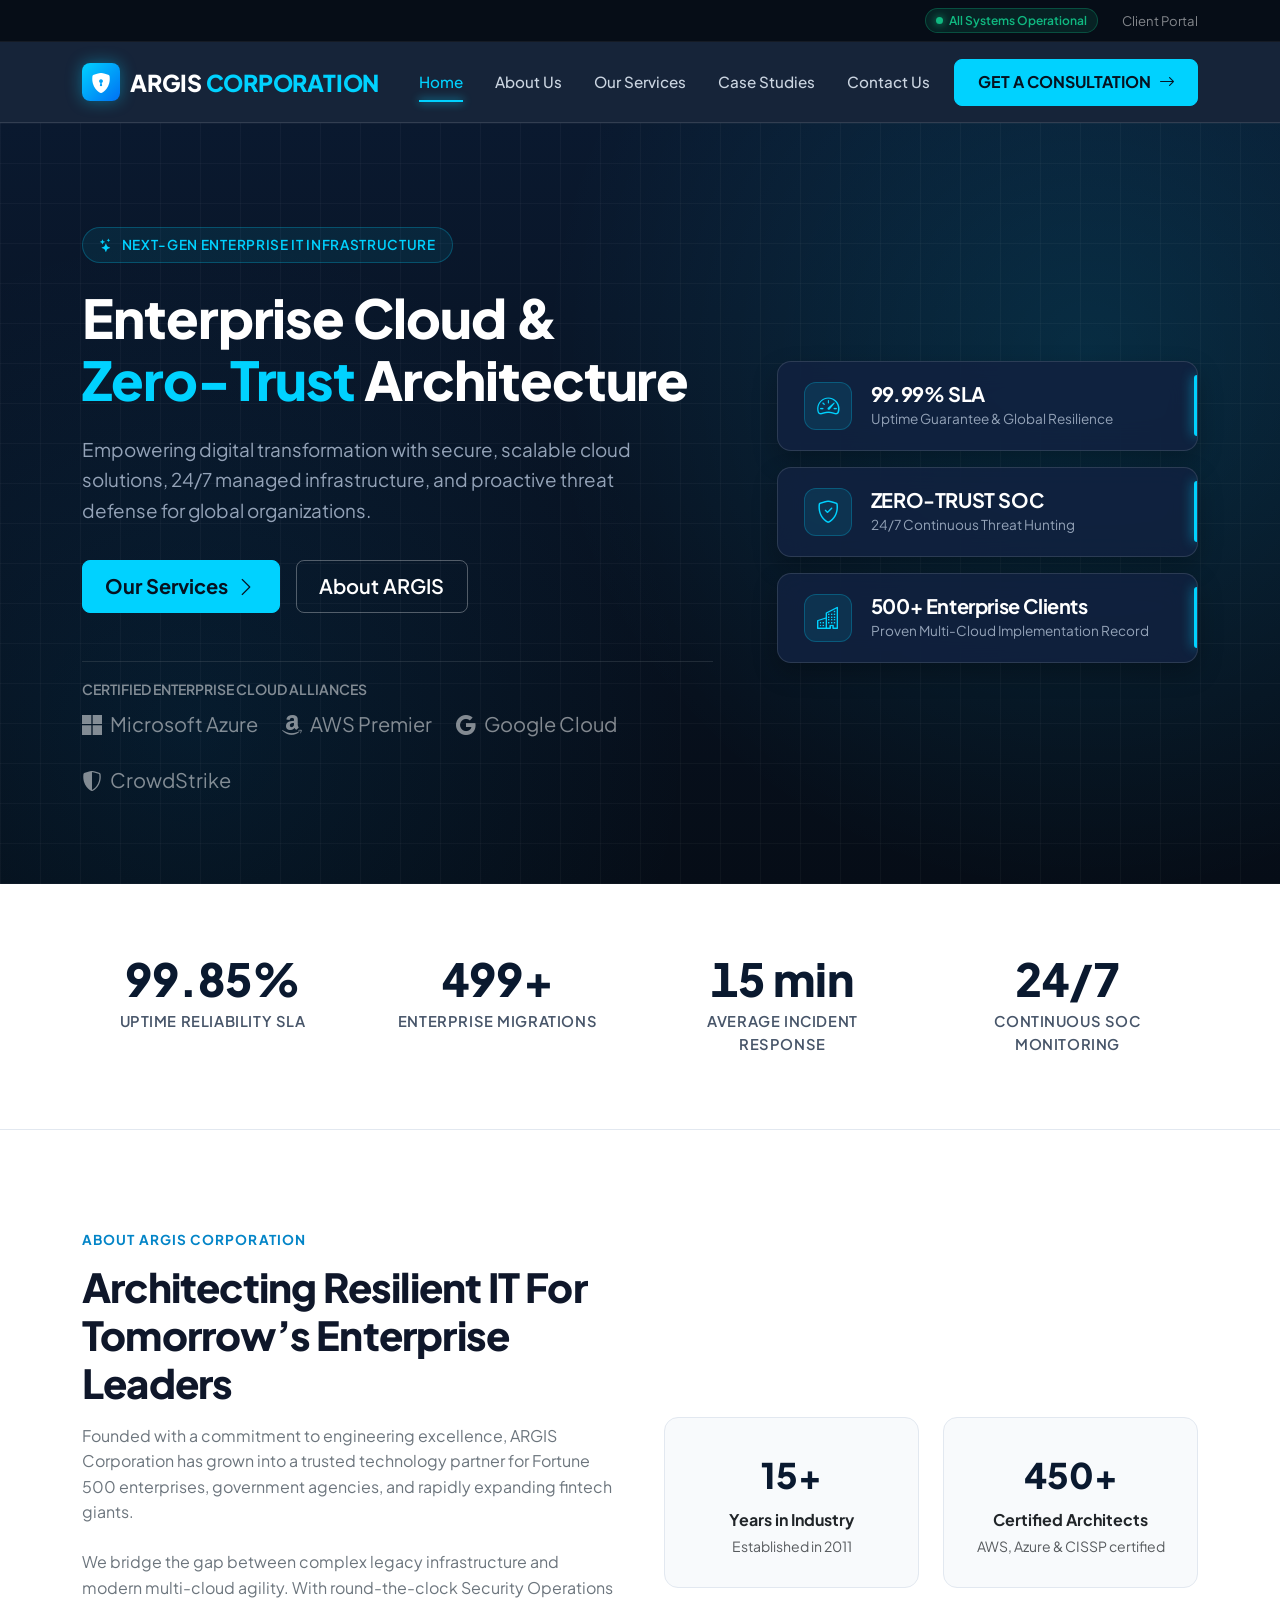
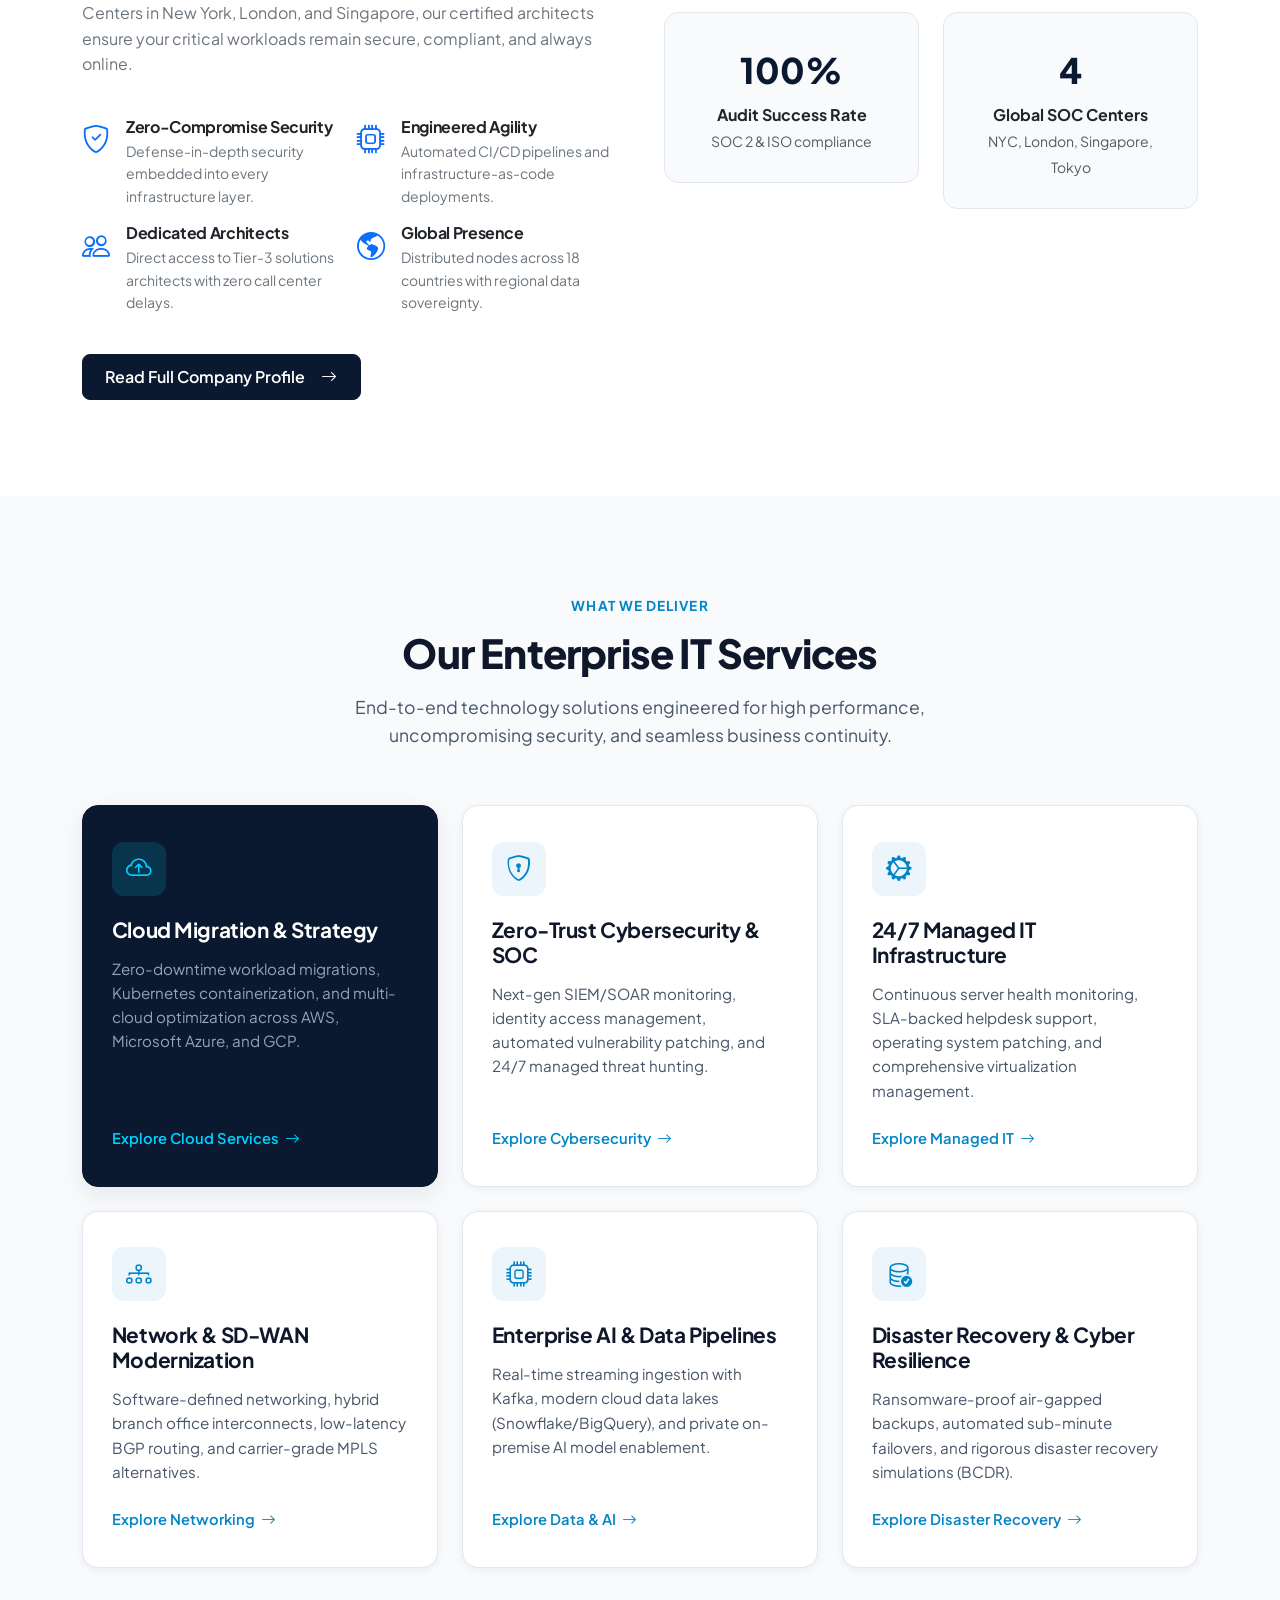
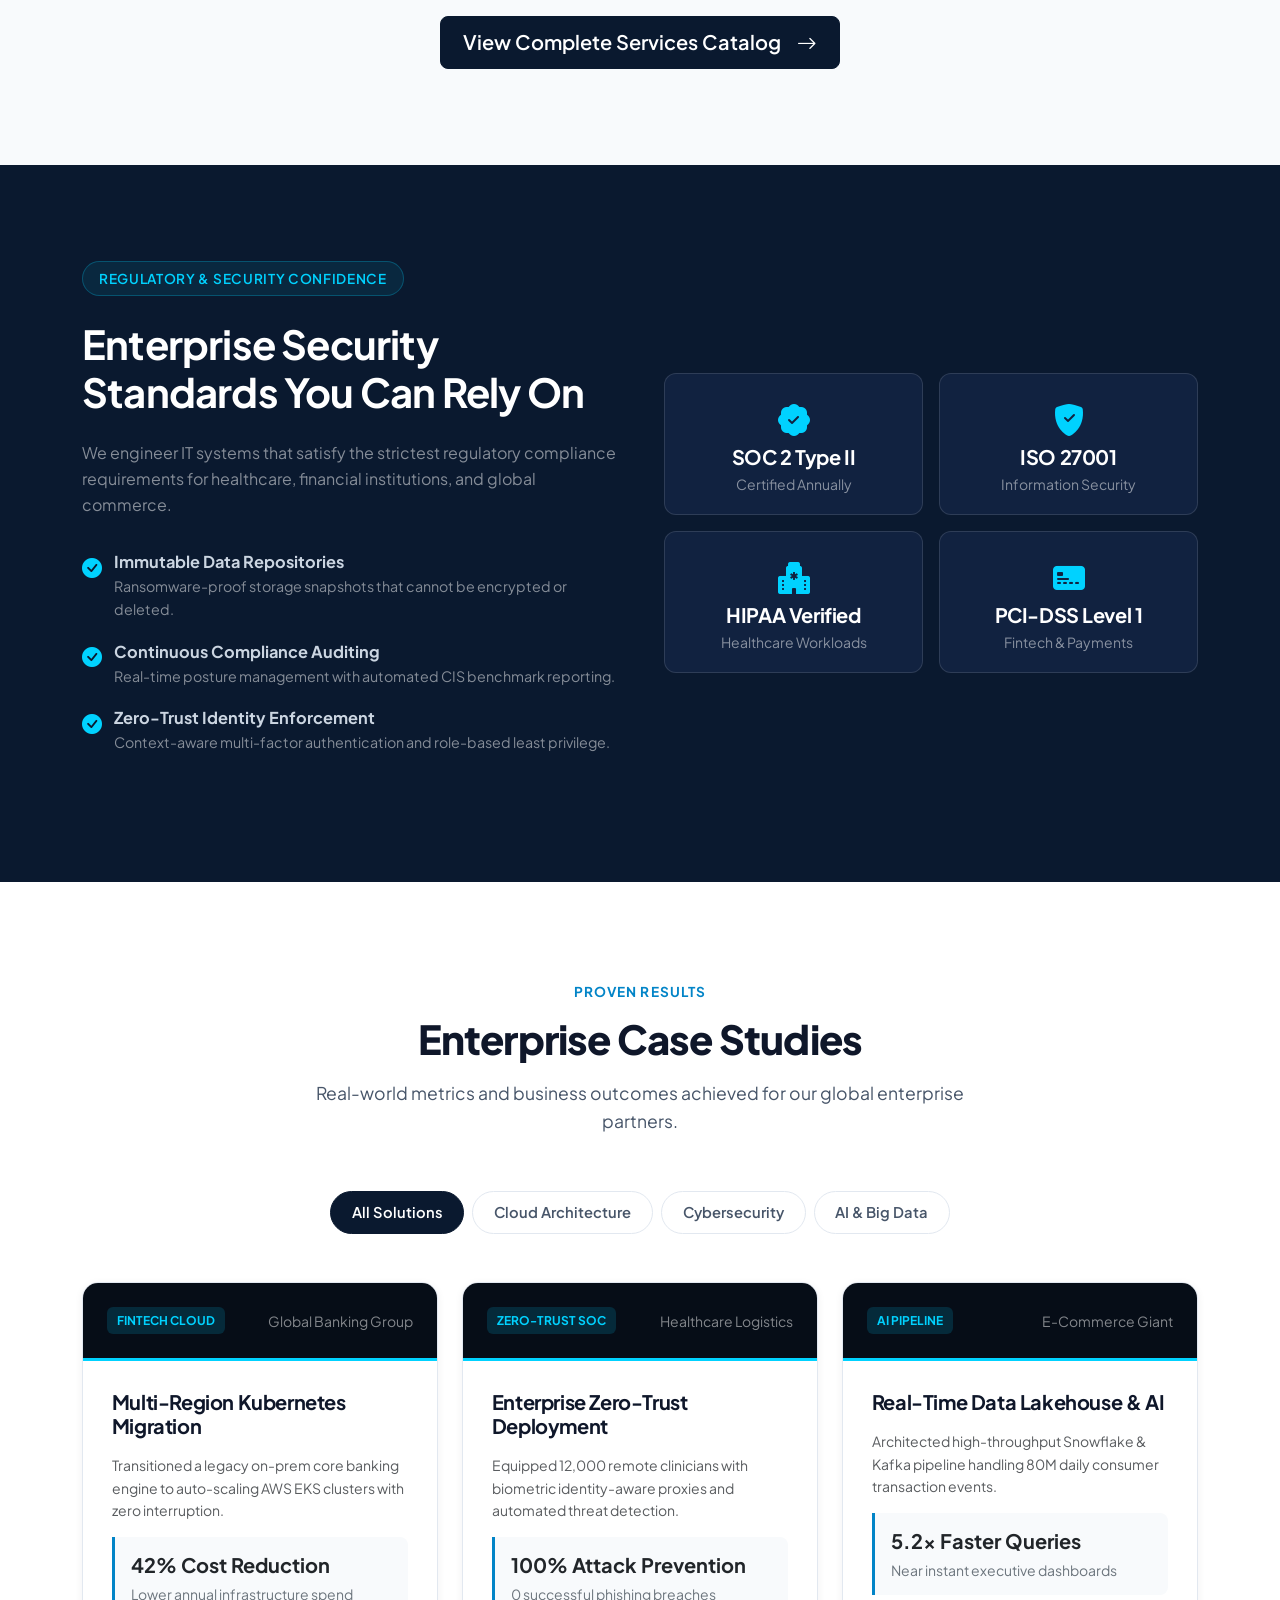
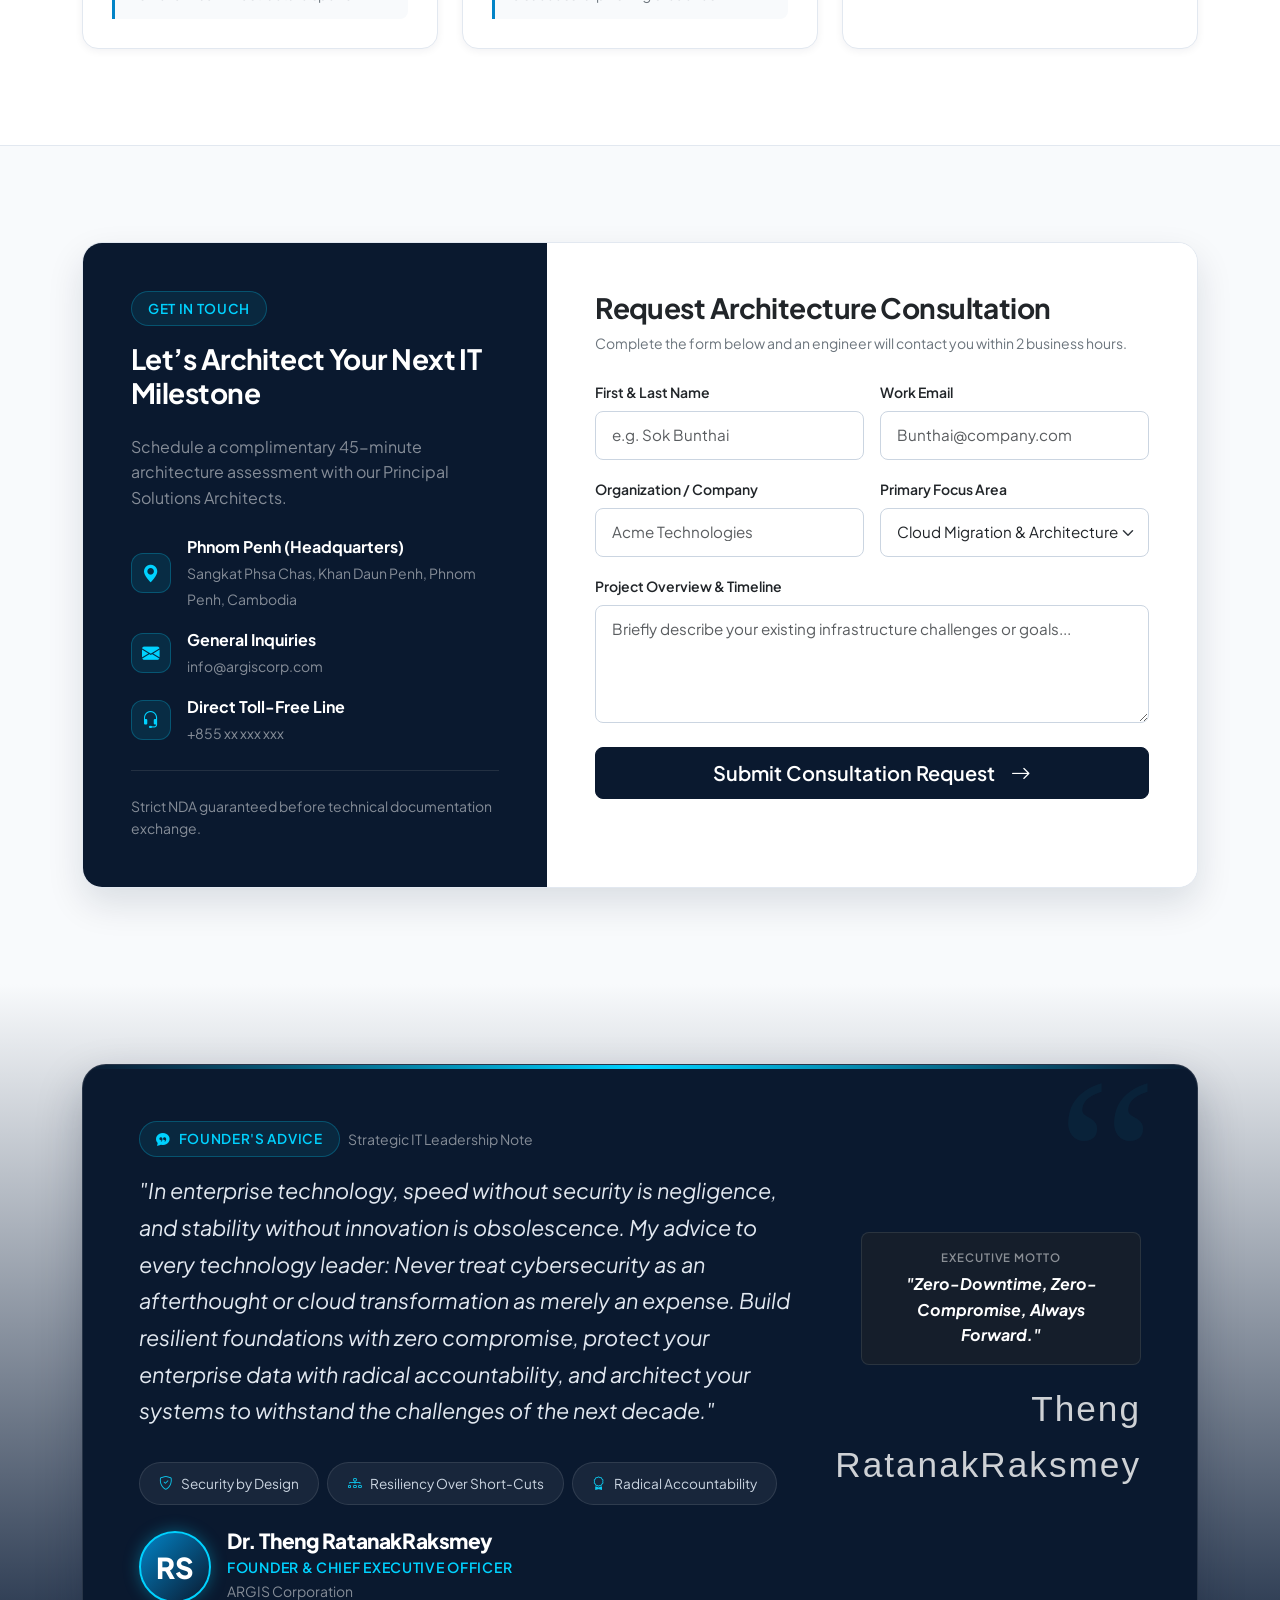
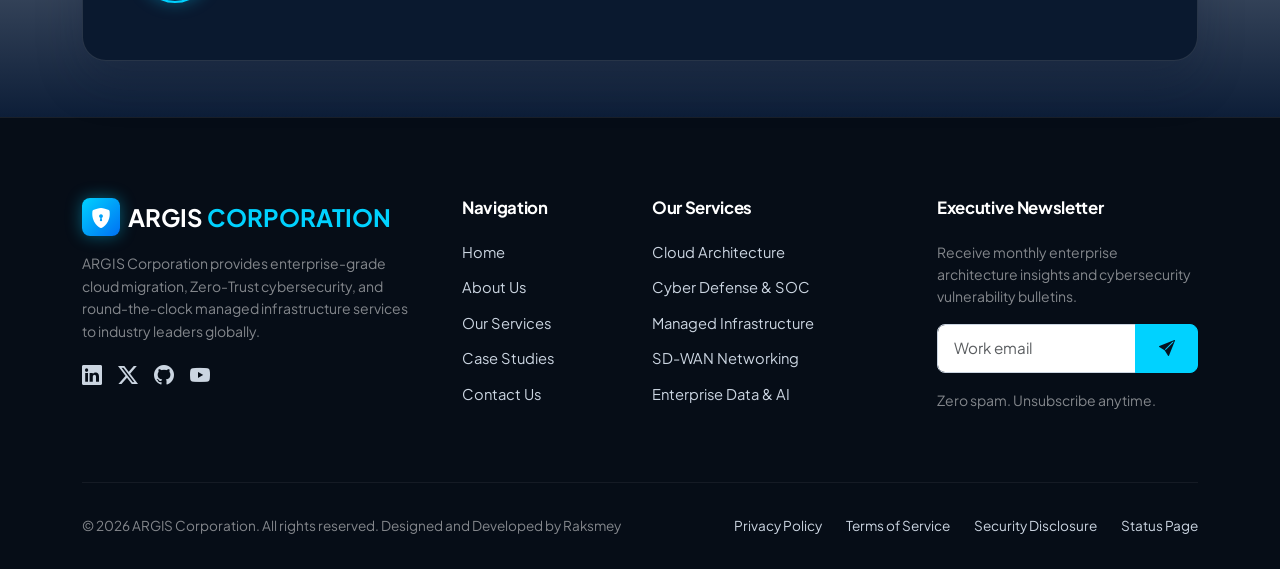
<file: index.html>
<!DOCTYPE html>
<html lang="en">
<head>
  <meta charset="UTF-8">
  <meta name="viewport" content="width=device-width, initial-scale=1.0">
  <title>ARGIS Corporation | Enterprise Cloud & Managed IT Solutions</title>

  <!-- Google Fonts: Plus Jakarta Sans -->
  <link rel="preconnect" href="https://fonts.googleapis.com">
  <link rel="preconnect" href="https://fonts.gstatic.com" crossorigin>
  <link href="https://fonts.googleapis.com/css2?family=Plus+Jakarta+Sans:wght@300;400;500;600;700;800&display=swap" rel="stylesheet">

  <!-- Bootstrap 5.3 CSS -->
  <link href="https://cdn.jsdelivr.net/npm/bootstrap@5.3.3/dist/css/bootstrap.min.css" rel="stylesheet">

  <!-- Bootstrap Icons -->
  <link href="https://cdn.jsdelivr.net/npm/bootstrap-icons@1.11.3/font/bootstrap-icons.min.css" rel="stylesheet">

  <!-- Custom Theme CSS -->
  <link rel="stylesheet" href="css/style.css">
</head>
<body>

  <!-- =========================================================================
       1. Top Utility Bar
       ========================================================================= -->
  <div class="top-bar py-2 text-white d-none d-md-block">
    <div class="container d-flex justify-content-between align-items-center">
      <div class="d-flex align-items-center gap-4">
        <!-- <span><i class="bi bi-telephone-fill me-2 text-info"></i>24/7 Enterprise SOC: <strong>+1 (800) 840-ARGIS</strong></span>
        <span><i class="bi bi-shield-check me-2 text-info"></i>ISO 27001 & SOC 2 Type II Certified</span> -->
      </div>
      <div class="d-flex align-items-center gap-3">
        <span class="status-badge">
          <span class="status-indicator"></span> All Systems Operational
        </span>
        <a href="#contact" class="text-white-50 text-decoration-none hover-white ms-2">Client Portal</a>
      </div>
    </div>
  </div>

  <!-- =========================================================================
       2. Sticky Modern Navbar (Home, About Us, Our Services, Contact Us)
       ========================================================================= -->
  <nav class="navbar navbar-expand-lg navbar-dark navbar-custom sticky-top">
    <div class="container">
      <a class="navbar-brand" href="index.html">
        <div class="brand-icon">
          <i class="bi bi-shield-lock-fill"></i>
        </div>
        <span>ARGIS <span style="color: var(--cyan-accent);">CORPORATION</span></span>
      </a>

      <button class="navbar-toggler border-0" type="button" data-bs-toggle="collapse" data-bs-target="#navbarContent" aria-controls="navbarContent" aria-expanded="false" aria-label="Toggle navigation">
        <span class="navbar-toggler-icon"></span>
      </button>

      <div class="collapse navbar-collapse" id="navbarContent">
        <ul class="navbar-nav mx-auto mb-2 mb-lg-0">
          <li class="nav-item">
            <a class="nav-link active" href="#home">Home</a>
          </li>
          <li class="nav-item">
            <a class="nav-link" href="#about">About Us</a>
          </li>
          <li class="nav-item">
            <a class="nav-link" href="#services">Our Services</a>
          </li>
          <li class="nav-item">
            <a class="nav-link" href="#case-studies">Case Studies</a>
          </li>
          <li class="nav-item">
            <a class="nav-link" href="#contact">Contact Us</a>
          </li>
        </ul>

        <div class="d-flex align-items-center gap-2">
          <a href="#contact" class="btn btn-cyan">
            <span>GET A CONSULTATION</span>
            <i class="bi bi-arrow-right"></i>
          </a>
        </div>
      </div>
    </div>
  </nav>

  <!-- =========================================================================
       3. Home / Hero Section (Dark Navy & Glowing Floating Elements)
       ========================================================================= -->
  <section id="home" class="hero-section">
    <div class="container position-relative" style="z-index: 2;">
      <div class="row align-items-center g-5">
        <!-- Left: Value Proposition -->
        <div class="col-lg-7">
          <div class="hero-badge">
            <i class="bi bi-stars"></i> Next-Gen Enterprise IT Infrastructure
          </div>
          <h1 class="hero-title">
            Enterprise Cloud & <br>
            <span style="color: var(--cyan-accent);">Zero-Trust</span> Architecture
          </h1>
          <p class="hero-lead">
            Empowering digital transformation with secure, scalable cloud solutions, 24/7 managed infrastructure, and proactive threat defense for global organizations.
          </p>
          <div class="d-flex flex-wrap gap-3">
            <a href="#services" class="btn btn-cyan btn-lg">
              Our Services <i class="bi bi-chevron-right"></i>
            </a>
            <a href="#about" class="btn btn-outline-white btn-lg">
              About ARGIS
            </a>
          </div>

          <div class="mt-5 pt-3 border-top border-secondary border-opacity-25">
            <small class="text-white-50 text-uppercase tracking-wider fw-semibold d-block mb-2">Certified Enterprise Cloud Alliances</small>
            <div class="d-flex align-items-center gap-4 text-white-50 fs-5 flex-wrap">
              <span><i class="bi bi-microsoft me-2"></i>Microsoft Azure</span>
              <span><i class="bi bi-amazon me-2"></i>AWS Premier</span>
              <span><i class="bi bi-google me-2"></i>Google Cloud</span>
              <span><i class="bi bi-shield-shaded me-2"></i>CrowdStrike</span>
            </div>
          </div>
        </div>

        <!-- Right: Floating Glowing Metric Cards -->
        <div class="col-lg-5">
          <div class="d-flex flex-column gap-3 ps-lg-3">
            <div class="hero-card">
              <div class="hero-card-icon">
                <i class="bi bi-speedometer2"></i>
              </div>
              <div>
                <h4 class="hero-card-title">99.99% SLA</h4>
                <p class="hero-card-subtitle">Uptime Guarantee & Global Resilience</p>
              </div>
            </div>

            <div class="hero-card">
              <div class="hero-card-icon">
                <i class="bi bi-shield-check"></i>
              </div>
              <div>
                <h4 class="hero-card-title">ZERO-TRUST SOC</h4>
                <p class="hero-card-subtitle">24/7 Continuous Threat Hunting</p>
              </div>
            </div>

            <div class="hero-card">
              <div class="hero-card-icon">
                <i class="bi bi-buildings"></i>
              </div>
              <div>
                <h4 class="hero-card-title">500+ Enterprise Clients</h4>
                <p class="hero-card-subtitle">Proven Multi-Cloud Implementation Record</p>
              </div>
            </div>
          </div>
        </div>
      </div>
    </div>
  </section>

  <!-- =========================================================================
       4. Metrics & KPI Bar
       ========================================================================= -->
  <section class="kpi-section">
    <div class="container">
      <div class="row g-4 justify-content-center">
        <div class="col-6 col-md-3">
          <div class="kpi-item">
            <div class="kpi-number counter-val" data-target="99.99" data-decimals="2" data-suffix="%">0%</div>
            <div class="kpi-label">Uptime Reliability SLA</div>
          </div>
        </div>
        <div class="col-6 col-md-3">
          <div class="kpi-item">
            <div class="kpi-number counter-val" data-target="500" data-decimals="0" data-suffix="+">0</div>
            <div class="kpi-label">Enterprise Migrations</div>
          </div>
        </div>
        <div class="col-6 col-md-3">
          <div class="kpi-item">
            <div class="kpi-number counter-val" data-target="15" data-decimals="0" data-suffix=" min">0</div>
            <div class="kpi-label">Average Incident Response</div>
          </div>
        </div>
        <div class="col-6 col-md-3">
          <div class="kpi-item">
            <div class="kpi-number counter-val" data-target="24" data-decimals="0" data-suffix="/7">0</div>
            <div class="kpi-label">Continuous SOC Monitoring</div>
          </div>
        </div>
      </div>
    </div>
  </section>

  <!-- =========================================================================
       5. About Us Section (Pure White Background & Enterprise Credibility)
       ========================================================================= -->
  <section id="about" class="about-section">
    <div class="container">
      <div class="row align-items-center g-5">
        <!-- Left: Story & Values -->
        <div class="col-lg-6">
          <span class="section-tag">About ARGIS Corporation</span>
          <h2 class="section-title">Architecting Resilient IT For Tomorrow’s Enterprise Leaders</h2>
          <p class="text-secondary mb-4">
            Founded with a commitment to engineering excellence, ARGIS Corporation has grown into a trusted technology partner for Fortune 500 enterprises, government agencies, and rapidly expanding fintech giants.
          </p>
          <p class="text-secondary mb-4">
            We bridge the gap between complex legacy infrastructure and modern multi-cloud agility. With round-the-clock Security Operations Centers in New York, London, and Singapore, our certified architects ensure your critical workloads remain secure, compliant, and always online.
          </p>

          <!-- 4 Core Pillars -->
          <div class="row g-3 mt-2">
            <div class="col-sm-6">
              <div class="d-flex align-items-start gap-3">
                <div class="text-primary fs-3"><i class="bi bi-shield-check"></i></div>
                <div>
                  <h6 class="fw-bold mb-1 text-dark">Zero-Compromise Security</h6>
                  <p class="text-secondary small mb-0">Defense-in-depth security embedded into every infrastructure layer.</p>
                </div>
              </div>
            </div>
            <div class="col-sm-6">
              <div class="d-flex align-items-start gap-3">
                <div class="text-primary fs-3"><i class="bi bi-cpu"></i></div>
                <div>
                  <h6 class="fw-bold mb-1 text-dark">Engineered Agility</h6>
                  <p class="text-secondary small mb-0">Automated CI/CD pipelines and infrastructure-as-code deployments.</p>
                </div>
              </div>
            </div>
            <div class="col-sm-6">
              <div class="d-flex align-items-start gap-3">
                <div class="text-primary fs-3"><i class="bi bi-people"></i></div>
                <div>
                  <h6 class="fw-bold mb-1 text-dark">Dedicated Architects</h6>
                  <p class="text-secondary small mb-0">Direct access to Tier-3 solutions architects with zero call center delays.</p>
                </div>
              </div>
            </div>
            <div class="col-sm-6">
              <div class="d-flex align-items-start gap-3">
                <div class="text-primary fs-3"><i class="bi bi-globe-americas"></i></div>
                <div>
                  <h6 class="fw-bold mb-1 text-dark">Global Presence</h6>
                  <p class="text-secondary small mb-0">Distributed nodes across 18 countries with regional data sovereignty.</p>
                </div>
              </div>
            </div>
          </div>

          <div class="mt-4 pt-3">
            <a href="about.html" class="btn btn-navy">
              <span>Read Full Company Profile</span>
              <i class="bi bi-arrow-right ms-2"></i>
            </a>
          </div>
        </div>

        <!-- Right: Corporate Milestone Grid -->
        <div class="col-lg-6">
          <div class="row g-4">
            <div class="col-6">
              <div class="about-card-stat">
                <div class="about-stat-number">15+</div>
                <div class="fw-bold text-dark mt-1">Years in Industry</div>
                <small class="text-muted">Established in 2011</small>
              </div>
            </div>
            <div class="col-6">
              <div class="about-card-stat">
                <div class="about-stat-number">450+</div>
                <div class="fw-bold text-dark mt-1">Certified Architects</div>
                <small class="text-muted">AWS, Azure & CISSP certified</small>
              </div>
            </div>
            <div class="col-6">
              <div class="about-card-stat">
                <div class="about-stat-number">100%</div>
                <div class="fw-bold text-dark mt-1">Audit Success Rate</div>
                <small class="text-muted">SOC 2 & ISO compliance</small>
              </div>
            </div>
            <div class="col-6">
              <div class="about-card-stat">
                <div class="about-stat-number">4</div>
                <div class="fw-bold text-dark mt-1">Global SOC Centers</div>
                <small class="text-muted">NYC, London, Singapore, Tokyo</small>
              </div>
            </div>
          </div>
        </div>
      </div>
    </div>
  </section>

  <!-- =========================================================================
       6. Our Services Section (Comprehensive Solutions Grid)
       ========================================================================= -->
  <section id="services" class="services-section">
    <div class="container">
      <div class="text-center">
        <span class="section-tag">What We Deliver</span>
        <h2 class="section-title">Our Enterprise IT Services</h2>
        <p class="section-subtitle">
          End-to-end technology solutions engineered for high performance, uncompromising security, and seamless business continuity.
        </p>
      </div>

      <div class="row g-4">
        <!-- Service 1 (Featured Navy Highlight Card) -->
        <div class="col-md-6 col-lg-4">
          <div class="service-card highlighted">
            <div class="service-icon">
              <i class="bi bi-cloud-arrow-up"></i>
            </div>
            <h3 class="service-title">Cloud Migration & Strategy</h3>
            <p class="service-desc">
              Zero-downtime workload migrations, Kubernetes containerization, and multi-cloud optimization across AWS, Microsoft Azure, and GCP.
            </p>
            <a href="services.html#cloud" class="service-link">
              Explore Cloud Services <i class="bi bi-arrow-right"></i>
            </a>
          </div>
        </div>

        <!-- Service 2 -->
        <div class="col-md-6 col-lg-4">
          <div class="service-card">
            <div class="service-icon">
              <i class="bi bi-shield-lock"></i>
            </div>
            <h3 class="service-title">Zero-Trust Cybersecurity & SOC</h3>
            <p class="service-desc">
              Next-gen SIEM/SOAR monitoring, identity access management, automated vulnerability patching, and 24/7 managed threat hunting.
            </p>
            <a href="services.html#cybersecurity" class="service-link">
              Explore Cybersecurity <i class="bi bi-arrow-right"></i>
            </a>
          </div>
        </div>

        <!-- Service 3 -->
        <div class="col-md-6 col-lg-4">
          <div class="service-card">
            <div class="service-icon">
              <i class="bi bi-gear-wide-connected"></i>
            </div>
            <h3 class="service-title">24/7 Managed IT Infrastructure</h3>
            <p class="service-desc">
              Continuous server health monitoring, SLA-backed helpdesk support, operating system patching, and comprehensive virtualization management.
            </p>
            <a href="services.html#managed-it" class="service-link">
              Explore Managed IT <i class="bi bi-arrow-right"></i>
            </a>
          </div>
        </div>

        <!-- Service 4 -->
        <div class="col-md-6 col-lg-4">
          <div class="service-card">
            <div class="service-icon">
              <i class="bi bi-diagram-3"></i>
            </div>
            <h3 class="service-title">Network & SD-WAN Modernization</h3>
            <p class="service-desc">
              Software-defined networking, hybrid branch office interconnects, low-latency BGP routing, and carrier-grade MPLS alternatives.
            </p>
            <a href="services.html#network" class="service-link">
              Explore Networking <i class="bi bi-arrow-right"></i>
            </a>
          </div>
        </div>

        <!-- Service 5 -->
        <div class="col-md-6 col-lg-4">
          <div class="service-card">
            <div class="service-icon">
              <i class="bi bi-cpu"></i>
            </div>
            <h3 class="service-title">Enterprise AI & Data Pipelines</h3>
            <p class="service-desc">
              Real-time streaming ingestion with Kafka, modern cloud data lakes (Snowflake/BigQuery), and private on-premise AI model enablement.
            </p>
            <a href="services.html#data-ai" class="service-link">
              Explore Data & AI <i class="bi bi-arrow-right"></i>
            </a>
          </div>
        </div>

        <!-- Service 6 -->
        <div class="col-md-6 col-lg-4">
          <div class="service-card">
            <div class="service-icon">
              <i class="bi bi-database-check"></i>
            </div>
            <h3 class="service-title">Disaster Recovery & Cyber Resilience</h3>
            <p class="service-desc">
              Ransomware-proof air-gapped backups, automated sub-minute failovers, and rigorous disaster recovery simulations (BCDR).
            </p>
            <a href="services.html#disaster-recovery" class="service-link">
              Explore Disaster Recovery <i class="bi bi-arrow-right"></i>
            </a>
          </div>
        </div>
      </div>

      <div class="text-center mt-5">
        <a href="services.html" class="btn btn-navy btn-lg">
          View Complete Services Catalog <i class="bi bi-arrow-right ms-2"></i>
        </a>
      </div>
    </div>
  </section>

  <!-- =========================================================================
       7. Security Assurance & Compliance (Navy Section)
       ========================================================================= -->
  <section id="assurance" class="assurance-section">
    <div class="container">
      <div class="row align-items-center g-5">
        <div class="col-lg-6">
          <span class="hero-badge">Regulatory & Security Confidence</span>
          <h2 class="display-6 fw-bold mb-4 text-white">
            Enterprise Security Standards You Can Rely On
          </h2>
          <p class="text-white-50 mb-4">
            We engineer IT systems that satisfy the strictest regulatory compliance requirements for healthcare, financial institutions, and global commerce.
          </p>

          <ul class="feature-check-list">
            <li>
              <i class="bi bi-check-circle-fill"></i>
              <div>
                <strong>Immutable Data Repositories</strong>
                <p class="text-white-50 mb-0 small">Ransomware-proof storage snapshots that cannot be encrypted or deleted.</p>
              </div>
            </li>
            <li>
              <i class="bi bi-check-circle-fill"></i>
              <div>
                <strong>Continuous Compliance Auditing</strong>
                <p class="text-white-50 mb-0 small">Real-time posture management with automated CIS benchmark reporting.</p>
              </div>
            </li>
            <li>
              <i class="bi bi-check-circle-fill"></i>
              <div>
                <strong>Zero-Trust Identity Enforcement</strong>
                <p class="text-white-50 mb-0 small">Context-aware multi-factor authentication and role-based least privilege.</p>
              </div>
            </li>
          </ul>
        </div>

        <div class="col-lg-6">
          <div class="row g-3">
            <div class="col-6">
              <div class="compliance-badge-card">
                <i class="bi bi-patch-check-fill compliance-icon"></i>
                <h5 class="text-white fw-bold mb-1">SOC 2 Type II</h5>
                <p class="text-white-50 small mb-0">Certified Annually</p>
              </div>
            </div>
            <div class="col-6">
              <div class="compliance-badge-card">
                <i class="bi bi-shield-fill-check compliance-icon"></i>
                <h5 class="text-white fw-bold mb-1">ISO 27001</h5>
                <p class="text-white-50 small mb-0">Information Security</p>
              </div>
            </div>
            <div class="col-6">
              <div class="compliance-badge-card">
                <i class="bi bi-hospital-fill compliance-icon"></i>
                <h5 class="text-white fw-bold mb-1">HIPAA Verified</h5>
                <p class="text-white-50 small mb-0">Healthcare Workloads</p>
              </div>
            </div>
            <div class="col-6">
              <div class="compliance-badge-card">
                <i class="bi bi-credit-card-2-front-fill compliance-icon"></i>
                <h5 class="text-white fw-bold mb-1">PCI-DSS Level 1</h5>
                <p class="text-white-50 small mb-0">Fintech & Payments</p>
              </div>
            </div>
          </div>
        </div>
      </div>
    </div>
  </section>

  <!-- =========================================================================
       8. Filterable Case Studies
       ========================================================================= -->
  <section id="case-studies" class="case-studies-section">
    <div class="container">
      <div class="text-center">
        <span class="section-tag">Proven Results</span>
        <h2 class="section-title">Enterprise Case Studies</h2>
        <p class="section-subtitle">Real-world metrics and business outcomes achieved for our global enterprise partners.</p>
      </div>

      <!-- Filter Buttons -->
      <div class="filter-btn-group">
        <button class="filter-btn active" data-filter="all">All Solutions</button>
        <button class="filter-btn" data-filter="cloud">Cloud Architecture</button>
        <button class="filter-btn" data-filter="security">Cybersecurity</button>
        <button class="filter-btn" data-filter="ai">AI & Big Data</button>
      </div>

      <!-- Case Study Grid -->
      <div class="row g-4" id="caseStudiesContainer">
        <!-- Study 1 -->
        <div class="col-md-6 col-lg-4 case-study-item" data-category="cloud">
          <div class="case-study-card">
            <div class="case-card-header d-flex justify-content-between align-items-center">
              <span class="case-tag">Fintech Cloud</span>
              <small class="text-white-50">Global Banking Group</small>
            </div>
            <div class="case-card-body">
              <h4 class="fw-bold mb-3 fs-5">Multi-Region Kubernetes Migration</h4>
              <p class="text-muted small">
                Transitioned a legacy on-prem core banking engine to auto-scaling AWS EKS clusters with zero interruption.
              </p>
              <div class="case-metric">
                <div class="fw-bold text-dark fs-5">42% Cost Reduction</div>
                <small class="text-secondary">Lower annual infrastructure spend</small>
              </div>
            </div>
          </div>
        </div>

        <!-- Study 2 -->
        <div class="col-md-6 col-lg-4 case-study-item" data-category="security">
          <div class="case-study-card">
            <div class="case-card-header d-flex justify-content-between align-items-center">
              <span class="case-tag">Zero-Trust SOC</span>
              <small class="text-white-50">Healthcare Logistics</small>
            </div>
            <div class="case-card-body">
              <h4 class="fw-bold mb-3 fs-5">Enterprise Zero-Trust Deployment</h4>
              <p class="text-muted small">
                Equipped 12,000 remote clinicians with biometric identity-aware proxies and automated threat detection.
              </p>
              <div class="case-metric">
                <div class="fw-bold text-dark fs-5">100% Attack Prevention</div>
                <small class="text-secondary">0 successful phishing breaches</small>
              </div>
            </div>
          </div>
        </div>

        <!-- Study 3 -->
        <div class="col-md-6 col-lg-4 case-study-item" data-category="ai">
          <div class="case-study-card">
            <div class="case-card-header d-flex justify-content-between align-items-center">
              <span class="case-tag">AI Pipeline</span>
              <small class="text-white-50">E-Commerce Giant</small>
            </div>
            <div class="case-card-body">
              <h4 class="fw-bold mb-3 fs-5">Real-Time Data Lakehouse & AI</h4>
              <p class="text-muted small">
                Architected high-throughput Snowflake & Kafka pipeline handling 80M daily consumer transaction events.
              </p>
              <div class="case-metric">
                <div class="fw-bold text-dark fs-5">5.2x Faster Queries</div>
                <small class="text-secondary">Near instant executive dashboards</small>
              </div>
            </div>
          </div>
        </div>
      </div>
    </div>
  </section>

  <!-- =========================================================================
       9. Contact Us Section (Interactive Form & Direct Corporate Channels)
       ========================================================================= -->
  <section id="contact" class="contact-section">
    <div class="container">
      <div class="contact-box">
        <div class="row g-0">
          <!-- Left: Corporate Contact Info -->
          <div class="col-lg-5 p-4 p-md-5 bg-dark text-white d-flex flex-column justify-content-between" style="background-color: var(--navy-deep) !important;">
            <div>
              <span class="hero-badge mb-3">Get In Touch</span>
              <h3 class="fw-bold mb-4 text-white">Let’s Architect Your Next IT Milestone</h3>
              <p class="text-white-50 mb-4">
                Schedule a complimentary 45-minute architecture assessment with our Principal Solutions Architects.
              </p>

              <div class="d-flex flex-column gap-3 mb-4">
                <div class="d-flex align-items-center gap-3">
                  <div class="hero-card-icon" style="width: 40px; height: 40px; font-size: 1.1rem;">
                    <i class="bi bi-geo-alt-fill"></i>
                  </div>
                  <div>
                    <strong class="d-block text-white">Phnom Penh (Headquarters)</strong>
                    <small class="text-white-50">Sangkat Phsa Chas, Khan Daun Penh, Phnom Penh, Cambodia</small>
                  </div>
                </div>
                <div class="d-flex align-items-center gap-3">
                  <div class="hero-card-icon" style="width: 40px; height: 40px; font-size: 1.1rem;">
                    <i class="bi bi-envelope-fill"></i>
                  </div>
                  <div>
                    <strong class="d-block text-white">General Inquiries</strong>
                    <small class="text-white-50">info@argiscorp.com</small>
                  </div>
                </div>
                <div class="d-flex align-items-center gap-3">
                  <div class="hero-card-icon" style="width: 40px; height: 40px; font-size: 1.1rem;">
                    <i class="bi bi-headset"></i>
                  </div>
                  <div>
                    <strong class="d-block text-white">Direct Toll-Free Line</strong>
                    <small class="text-white-50">+855 xx xxx xxx</small>
                  </div>
                </div>
              </div>
            </div>

            <div class="pt-4 border-top border-secondary border-opacity-25 text-white-50 small">
              Strict NDA guaranteed before technical documentation exchange.
            </div>
          </div>

          <!-- Right: Interactive Form -->
          <div class="col-lg-7 p-4 p-md-5 bg-white">
            <h3 class="fw-bold mb-2 text-dark">Request Architecture Consultation</h3>
            <p class="text-secondary small mb-4">Complete the form below and an engineer will contact you within 2 business hours.</p>

            <div id="formSuccessMessage" class="alert alert-success d-none mb-4" role="alert">
              <i class="bi bi-check-circle-fill me-2"></i>
              <strong>Consultation Request Received!</strong> Our solutions engineering team will reach out promptly.
            </div>

            <form id="consultationForm" novalidate>
              <div class="row g-3">
                <div class="col-md-6">
                  <label class="form-label fw-semibold small text-dark">First & Last Name</label>
                  <input type="text" class="form-control" placeholder="e.g. Sok Bunthai" required>
                  <div class="invalid-feedback">Please enter your full name.</div>
                </div>
                <div class="col-md-6">
                  <label class="form-label fw-semibold small text-dark">Work Email</label>
                  <input type="email" class="form-control" placeholder="Bunthai@company.com" required>
                  <div class="invalid-feedback">Valid corporate email is required.</div>
                </div>
                <div class="col-md-6">
                  <label class="form-label fw-semibold small text-dark">Organization / Company</label>
                  <input type="text" class="form-control" placeholder="Acme Technologies" required>
                  <div class="invalid-feedback">Company name is required.</div>
                </div>
                <div class="col-md-6">
                  <label class="form-label fw-semibold small text-dark">Primary Focus Area</label>
                  <select class="form-select">
                    <option selected>Cloud Migration & Architecture</option>
                    <option>Zero-Trust Security & SOC</option>
                    <option>24/7 Managed IT Services</option>
                    <option>Enterprise AI & Data Pipelines</option>
                    <option>Disaster Recovery & Backup</option>
                  </select>
                </div>
                <div class="col-12">
                  <label class="form-label fw-semibold small text-dark">Project Overview & Timeline</label>
                  <textarea class="form-control" rows="4" placeholder="Briefly describe your existing infrastructure challenges or goals..."></textarea>
                </div>
                <div class="col-12 mt-4">
                  <button type="submit" class="btn btn-navy btn-lg w-100">
                    Submit Consultation Request <i class="bi bi-arrow-right ms-2"></i>
                  </button>
                </div>
              </div>
            </form>
          </div>
        </div>
      </div>
    </div>
  </section>

  <!-- =========================================================================
       Founder's Advice & Leadership Perspective
       ========================================================================= -->
  <section class="founder-advice-section">
    <div class="container">
      <div class="founder-card position-relative">
        <div class="founder-card-border-glow"></div>
        <div class="row align-items-center g-4">
          <div class="col-lg-8">
            <div class="d-flex align-items-center gap-2 mb-3">
              <span class="hero-badge mb-0">
                <i class="bi bi-chat-quote-fill"></i> Founder's Advice
              </span>
              <span class="text-white-50 small">Strategic IT Leadership Note</span>
            </div>
            
            <p class="founder-quote-text">
              "In enterprise technology, speed without security is negligence, and stability without innovation is obsolescence. My advice to every technology leader: Never treat cybersecurity as an afterthought or cloud transformation as merely an expense. Build resilient foundations with zero compromise, protect your enterprise data with radical accountability, and architect your systems to withstand the challenges of the next decade."
            </p>

            <div class="d-flex flex-wrap gap-2 mb-4">
              <span class="founder-advice-pill"><i class="bi bi-shield-check text-info"></i> Security by Design</span>
              <span class="founder-advice-pill"><i class="bi bi-diagram-3 text-info"></i> Resiliency Over Short-Cuts</span>
              <span class="founder-advice-pill"><i class="bi bi-award text-info"></i> Radical Accountability</span>
            </div>

            <div class="d-flex align-items-center gap-3">
              <div class="founder-avatar">
                RS
              </div>
              <div>
                <h5 class="founder-name">Dr. Theng RatanakRaksmey</h5>
                <div class="founder-title-badge">Founder & Chief Executive Officer</div>
                <small class="text-white-50">ARGIS Corporation</small>
              </div>
            </div>
          </div>

          <div class="col-lg-4 text-center text-lg-end d-flex flex-column align-items-center align-items-lg-end justify-content-center">
            <div class="p-3 px-4 rounded-3 border border-secondary border-opacity-25 bg-dark bg-opacity-50 text-center mb-3" style="max-width: 280px;">
              <small class="text-white-50 text-uppercase d-block fw-semibold mb-1" style="font-size: 0.72rem; letter-spacing: 0.08em;">Executive Motto</small>
              <span class="text-white fw-bold fst-italic">"Zero-Downtime, Zero-Compromise, Always Forward."</span>
            </div>
            <div class="founder-signature">Theng RatanakRaksmey</div>
          </div>
        </div>
      </div>
    </div>
  </section>

  <!-- =========================================================================
       10. Corporate Footer
       ========================================================================= -->
  <footer class="footer-corporate">
    <div class="container">
      <div class="row g-4">
        <!-- Col 1 -->
        <div class="col-lg-4">
          <div class="d-flex align-items-center gap-2 mb-3">
            <div class="brand-icon">
              <i class="bi bi-shield-lock-fill"></i>
            </div>
            <span class="fw-bold fs-4 text-white">ARGIS <span style="color: var(--cyan-accent);">CORPORATION</span></span>
          </div>
          <p class="small text-white-50 pe-lg-4">
            ARGIS Corporation provides enterprise-grade cloud migration, Zero-Trust cybersecurity, and round-the-clock managed infrastructure services to industry leaders globally.
          </p>
          <div class="d-flex gap-3 text-white-50 fs-5 mt-3">
            <a href="#"><i class="bi bi-linkedin"></i></a>
            <a href="#"><i class="bi bi-twitter-x"></i></a>
            <a href="#"><i class="bi bi-github"></i></a>
            <a href="#"><i class="bi bi-youtube"></i></a>
          </div>
        </div>

        <!-- Col 2 -->
        <div class="col-6 col-lg-2">
          <h4 class="footer-title">Navigation</h4>
          <ul class="footer-links">
            <li><a href="#home">Home</a></li>
            <li><a href="#about">About Us</a></li>
            <li><a href="#services">Our Services</a></li>
            <li><a href="#case-studies">Case Studies</a></li>
            <li><a href="#contact">Contact Us</a></li>
          </ul>
        </div>

        <!-- Col 3 -->
        <div class="col-6 col-lg-3">
          <h4 class="footer-title">Our Services</h4>
          <ul class="footer-links">
            <li><a href="services.html#cloud">Cloud Architecture</a></li>
            <li><a href="services.html#cybersecurity">Cyber Defense & SOC</a></li>
            <li><a href="services.html#managed-it">Managed Infrastructure</a></li>
            <li><a href="services.html#network">SD-WAN Networking</a></li>
            <li><a href="services.html#data-ai">Enterprise Data & AI</a></li>
          </ul>
        </div>

        <!-- Col 4 -->
        <div class="col-lg-3">
          <h4 class="footer-title">Executive Newsletter</h4>
          <p class="small text-white-50">Receive monthly enterprise architecture insights and cybersecurity vulnerability bulletins.</p>
          <div class="input-group mb-3">
            <input type="email" class="form-control" placeholder="Work email" aria-label="Work email">
            <button class="btn btn-cyan" type="button"><i class="bi bi-send-fill"></i></button>
          </div>
          <small class="text-white-50 d-block">Zero spam. Unsubscribe anytime.</small>
        </div>
      </div>

      <div class="footer-bottom d-flex flex-column flex-md-row justify-content-between align-items-center gap-3">
        <p class="mb-0 text-white-50">© 2026 ARGIS Corporation. All rights reserved. Designed and Developed by Raksmey</p>
        <div class="d-flex gap-4">
          <a href="#">Privacy Policy</a>
          <a href="#">Terms of Service</a>
          <a href="#">Security Disclosure</a>
          <a href="#">Status Page</a>
        </div>
      </div>
    </div>
  </footer>

  <!-- Bootstrap 5.3 Bundle JS -->
  <script src="https://cdn.jsdelivr.net/npm/bootstrap@5.3.3/dist/js/bootstrap.bundle.min.js"></script>
  <!-- Custom JS -->
  <script src="js/main.js"></script>
</body>
</html>
</file>
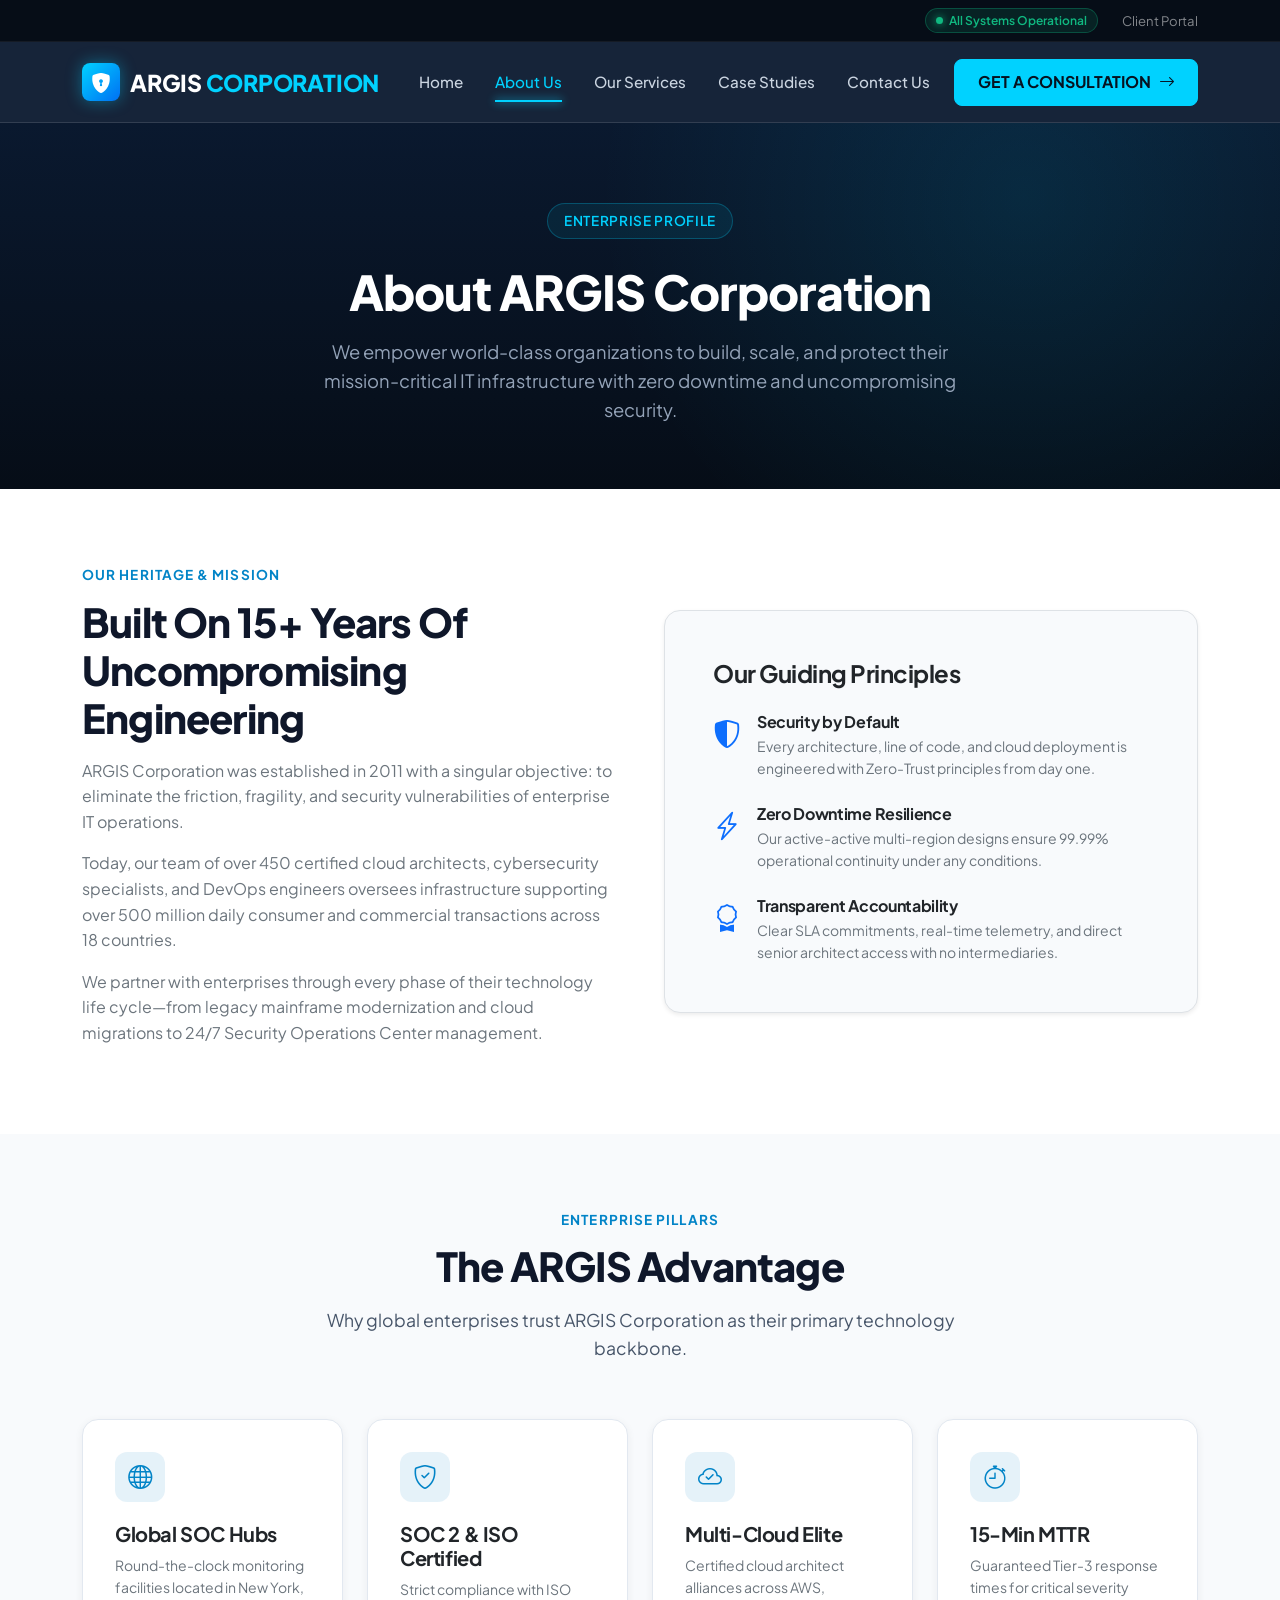
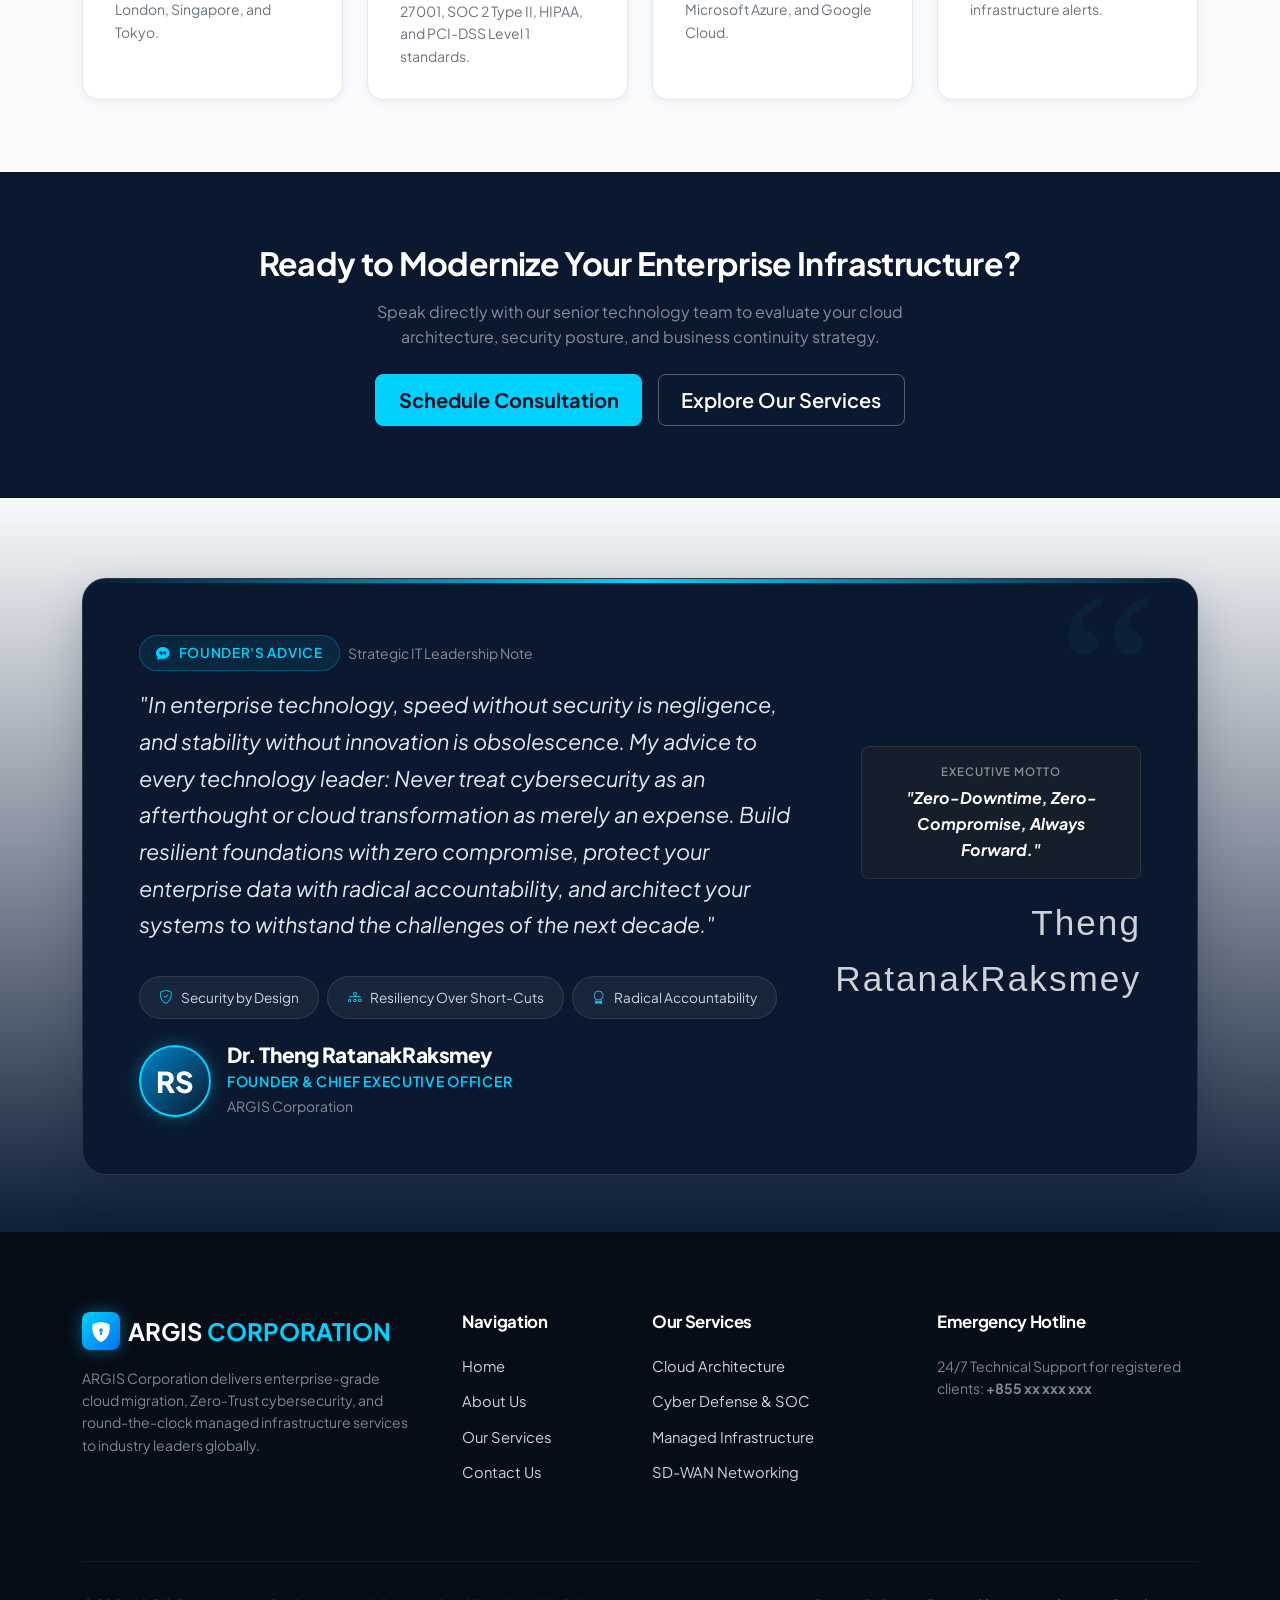
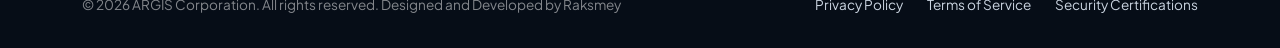
<file: about.html>
<!DOCTYPE html>
<html lang="en">
<head>
  <meta charset="UTF-8">
  <meta name="viewport" content="width=device-width, initial-scale=1.0">
  <title>About Us | ARGIS Corporation - Enterprise Cloud & Security Architecture</title>

  <!-- Google Fonts: Plus Jakarta Sans -->
  <link rel="preconnect" href="https://fonts.googleapis.com">
  <link rel="preconnect" href="https://fonts.gstatic.com" crossorigin>
  <link href="https://fonts.googleapis.com/css2?family=Plus+Jakarta+Sans:wght@300;400;500;600;700;800&display=swap" rel="stylesheet">

  <!-- Bootstrap 5.3 CSS -->
  <link href="https://cdn.jsdelivr.net/npm/bootstrap@5.3.3/dist/css/bootstrap.min.css" rel="stylesheet">

  <!-- Bootstrap Icons -->
  <link href="https://cdn.jsdelivr.net/npm/bootstrap-icons@1.11.3/font/bootstrap-icons.min.css" rel="stylesheet">

  <!-- Custom Theme CSS -->
  <link rel="stylesheet" href="css/style.css">
</head>
<body>

  <!-- Top Utility Bar -->
  <div class="top-bar py-2 text-white d-none d-md-block">
    <div class="container d-flex justify-content-between align-items-center">
      <div class="d-flex align-items-center gap-4">
        <!-- <span><i class="bi bi-telephone-fill me-2 text-info"></i>24/7 Enterprise SOC: <strong>+1 (800) 840-ARGIS</strong></span>
        <span><i class="bi bi-shield-check me-2 text-info"></i>ISO 27001 & SOC 2 Type II Certified</span> -->
      </div>
      <div class="d-flex align-items-center gap-3">
        <span class="status-badge">
          <span class="status-indicator"></span> All Systems Operational
        </span>
        <a href="contact.html" class="text-white-50 text-decoration-none hover-white ms-2">Client Portal</a>
      </div>
    </div>
  </div>

  <!-- Sticky Navbar -->
  <nav class="navbar navbar-expand-lg navbar-dark navbar-custom sticky-top">
    <div class="container">
      <a class="navbar-brand" href="index.html">
        <div class="brand-icon">
          <i class="bi bi-shield-lock-fill"></i>
        </div>
        <span>ARGIS <span style="color: var(--cyan-accent);">CORPORATION</span></span>
      </a>

      <button class="navbar-toggler border-0" type="button" data-bs-toggle="collapse" data-bs-target="#navbarContent" aria-controls="navbarContent" aria-expanded="false" aria-label="Toggle navigation">
        <span class="navbar-toggler-icon"></span>
      </button>

      <div class="collapse navbar-collapse" id="navbarContent">
        <ul class="navbar-nav mx-auto mb-2 mb-lg-0">
          <li class="nav-item">
            <a class="nav-link" href="index.html#home">Home</a>
          </li>
          <li class="nav-item">
            <a class="nav-link active" href="about.html">About Us</a>
          </li>
          <li class="nav-item">
            <a class="nav-link" href="services.html">Our Services</a>
          </li>
          <li class="nav-item">
            <a class="nav-link" href="index.html#case-studies">Case Studies</a>
          </li>
          <li class="nav-item">
            <a class="nav-link" href="contact.html">Contact Us</a>
          </li>
        </ul>

        <div class="d-flex align-items-center gap-2">
          <a href="contact.html" class="btn btn-cyan">
            <span>GET A CONSULTATION</span>
            <i class="bi bi-arrow-right"></i>
          </a>
        </div>
      </div>
    </div>
  </nav>

  <!-- Page Header -->
  <header class="page-header">
    <div class="container position-relative" style="z-index: 2;">
      <span class="hero-badge">Enterprise Profile</span>
      <h1 class="page-header-title">About ARGIS Corporation</h1>
      <p class="page-header-desc">
        We empower world-class organizations to build, scale, and protect their mission-critical IT infrastructure with zero downtime and uncompromising security.
      </p>
    </div>
  </header>

  <!-- About Company Narrative -->
  <section class="py-5 bg-white">
    <div class="container py-lg-4">
      <div class="row align-items-center g-5">
        <div class="col-lg-6">
          <span class="section-tag">Our Heritage & Mission</span>
          <h2 class="section-title">Built On 15+ Years Of Uncompromising Engineering</h2>
          <p class="text-secondary">
            ARGIS Corporation was established in 2011 with a singular objective: to eliminate the friction, fragility, and security vulnerabilities of enterprise IT operations.
          </p>
          <p class="text-secondary">
            Today, our team of over 450 certified cloud architects, cybersecurity specialists, and DevOps engineers oversees infrastructure supporting over 500 million daily consumer and commercial transactions across 18 countries.
          </p>
          <p class="text-secondary">
            We partner with enterprises through every phase of their technology life cycle—from legacy mainframe modernization and cloud migrations to 24/7 Security Operations Center management.
          </p>
        </div>
        <div class="col-lg-6">
          <div class="p-4 p-md-5 rounded-4 border bg-light shadow-sm" style="background-color: var(--white-surface) !important;">
            <h4 class="fw-bold text-dark mb-4">Our Guiding Principles</h4>
            <div class="d-flex flex-column gap-4">
              <div class="d-flex align-items-start gap-3">
                <div class="text-primary fs-3"><i class="bi bi-shield-shaded"></i></div>
                <div>
                  <h6 class="fw-bold mb-1 text-dark">Security by Default</h6>
                  <p class="text-secondary small mb-0">Every architecture, line of code, and cloud deployment is engineered with Zero-Trust principles from day one.</p>
                </div>
              </div>
              <div class="d-flex align-items-start gap-3">
                <div class="text-primary fs-3"><i class="bi bi-lightning-charge"></i></div>
                <div>
                  <h6 class="fw-bold mb-1 text-dark">Zero Downtime Resilience</h6>
                  <p class="text-secondary small mb-0">Our active-active multi-region designs ensure 99.99% operational continuity under any conditions.</p>
                </div>
              </div>
              <div class="d-flex align-items-start gap-3">
                <div class="text-primary fs-3"><i class="bi bi-award"></i></div>
                <div>
                  <h6 class="fw-bold mb-1 text-dark">Transparent Accountability</h6>
                  <p class="text-secondary small mb-0">Clear SLA commitments, real-time telemetry, and direct senior architect access with no intermediaries.</p>
                </div>
              </div>
            </div>
          </div>
        </div>
      </div>
    </div>
  </section>

  <!-- Core Enterprise Pillars -->
  <section class="py-5" style="background-color: var(--white-surface);">
    <div class="container py-lg-4">
      <div class="text-center mb-5">
        <span class="section-tag">Enterprise Pillars</span>
        <h2 class="section-title">The ARGIS Advantage</h2>
        <p class="section-subtitle">Why global enterprises trust ARGIS Corporation as their primary technology backbone.</p>
      </div>

      <div class="row g-4">
        <div class="col-md-6 col-lg-3">
          <div class="about-pillar-card">
            <div class="about-pillar-icon"><i class="bi bi-globe"></i></div>
            <h5 class="fw-bold text-dark mb-2">Global SOC Hubs</h5>
            <p class="text-secondary small mb-0">Round-the-clock monitoring facilities located in New York, London, Singapore, and Tokyo.</p>
          </div>
        </div>
        <div class="col-md-6 col-lg-3">
          <div class="about-pillar-card">
            <div class="about-pillar-icon"><i class="bi bi-shield-check"></i></div>
            <h5 class="fw-bold text-dark mb-2">SOC 2 & ISO Certified</h5>
            <p class="text-secondary small mb-0">Strict compliance with ISO 27001, SOC 2 Type II, HIPAA, and PCI-DSS Level 1 standards.</p>
          </div>
        </div>
        <div class="col-md-6 col-lg-3">
          <div class="about-pillar-card">
            <div class="about-pillar-icon"><i class="bi bi-cloud-check"></i></div>
            <h5 class="fw-bold text-dark mb-2">Multi-Cloud Elite</h5>
            <p class="text-secondary small mb-0">Certified cloud architect alliances across AWS, Microsoft Azure, and Google Cloud.</p>
          </div>
        </div>
        <div class="col-md-6 col-lg-3">
          <div class="about-pillar-card">
            <div class="about-pillar-icon"><i class="bi bi-stopwatch"></i></div>
            <h5 class="fw-bold text-dark mb-2">15-Min MTTR</h5>
            <p class="text-secondary small mb-0">Guaranteed Tier-3 response times for critical severity infrastructure alerts.</p>
          </div>
        </div>
      </div>
    </div>
  </section>

  <!-- CTA Section -->
  <section class="py-5 text-white" style="background-color: var(--navy-deep);">
    <div class="container py-4 text-center">
      <h2 class="fw-bold mb-3 text-white">Ready to Modernize Your Enterprise Infrastructure?</h2>
      <p class="text-white-50 max-w-600 mx-auto mb-4" style="max-width: 600px;">
        Speak directly with our senior technology team to evaluate your cloud architecture, security posture, and business continuity strategy.
      </p>
      <div class="d-flex justify-content-center gap-3">
        <a href="contact.html" class="btn btn-cyan btn-lg">Schedule Consultation</a>
        <a href="services.html" class="btn btn-outline-white btn-lg">Explore Our Services</a>
      </div>
    </div>
  </section>

  <!-- Founder's Advice Section -->
  <section class="founder-advice-section">
    <div class="container">
      <div class="founder-card position-relative">
        <div class="founder-card-border-glow"></div>
        <div class="row align-items-center g-4">
          <div class="col-lg-8">
            <div class="d-flex align-items-center gap-2 mb-3">
              <span class="hero-badge mb-0">
                <i class="bi bi-chat-quote-fill"></i> Founder's Advice
              </span>
              <span class="text-white-50 small">Strategic IT Leadership Note</span>
            </div>
            
            <p class="founder-quote-text">
              "In enterprise technology, speed without security is negligence, and stability without innovation is obsolescence. My advice to every technology leader: Never treat cybersecurity as an afterthought or cloud transformation as merely an expense. Build resilient foundations with zero compromise, protect your enterprise data with radical accountability, and architect your systems to withstand the challenges of the next decade."
            </p>

            <div class="d-flex flex-wrap gap-2 mb-4">
              <span class="founder-advice-pill"><i class="bi bi-shield-check text-info"></i> Security by Design</span>
              <span class="founder-advice-pill"><i class="bi bi-diagram-3 text-info"></i> Resiliency Over Short-Cuts</span>
              <span class="founder-advice-pill"><i class="bi bi-award text-info"></i> Radical Accountability</span>
            </div>

            <div class="d-flex align-items-center gap-3">
              <div class="founder-avatar">RS</div>
              <div>
                <h5 class="founder-name">Dr. Theng RatanakRaksmey</h5>
                <div class="founder-title-badge">Founder & Chief Executive Officer</div>
                <small class="text-white-50">ARGIS Corporation</small>
              </div>
            </div>
          </div>

          <div class="col-lg-4 text-center text-lg-end d-flex flex-column align-items-center align-items-lg-end justify-content-center">
            <div class="p-3 px-4 rounded-3 border border-secondary border-opacity-25 bg-dark bg-opacity-50 text-center mb-3" style="max-width: 280px;">
              <small class="text-white-50 text-uppercase d-block fw-semibold mb-1" style="font-size: 0.72rem; letter-spacing: 0.08em;">Executive Motto</small>
              <span class="text-white fw-bold fst-italic">"Zero-Downtime, Zero-Compromise, Always Forward."</span>
            </div>
            <div class="founder-signature">Theng RatanakRaksmey</div>
          </div>
        </div>
      </div>
    </div>
  </section>

  <!-- Footer -->
  <footer class="footer-corporate">
    <div class="container">
      <div class="row g-4">
        <div class="col-lg-4">
          <div class="d-flex align-items-center gap-2 mb-3">
            <div class="brand-icon"><i class="bi bi-shield-lock-fill"></i></div>
            <span class="fw-bold fs-4 text-white">ARGIS <span style="color: var(--cyan-accent);">CORPORATION</span></span>
          </div>
          <p class="small text-white-50 pe-lg-4">
            ARGIS Corporation delivers enterprise-grade cloud migration, Zero-Trust cybersecurity, and round-the-clock managed infrastructure services to industry leaders globally.
          </p>
        </div>
        <div class="col-6 col-lg-2">
          <h4 class="footer-title">Navigation</h4>
          <ul class="footer-links">
            <li><a href="index.html#home">Home</a></li>
            <li><a href="about.html">About Us</a></li>
            <li><a href="services.html">Our Services</a></li>
            <li><a href="contact.html">Contact Us</a></li>
          </ul>
        </div>
        <div class="col-6 col-lg-3">
          <h4 class="footer-title">Our Services</h4>
          <ul class="footer-links">
            <li><a href="services.html#cloud">Cloud Architecture</a></li>
            <li><a href="services.html#cybersecurity">Cyber Defense & SOC</a></li>
            <li><a href="services.html#managed-it">Managed Infrastructure</a></li>
            <li><a href="services.html#network">SD-WAN Networking</a></li>
          </ul>
        </div>
        <div class="col-lg-3">
          <h4 class="footer-title">Emergency Hotline</h4>
          <p class="small text-white-50">24/7 Technical Support for registered clients: <strong>+855 xx xxx xxx</strong></p>
        </div>
      </div>
      <div class="footer-bottom d-flex justify-content-between align-items-center flex-wrap gap-3">
        <p class="mb-0 text-white-50">© 2026 ARGIS Corporation. All rights reserved. Designed and Developed by Raksmey</p>
        <div class="d-flex gap-4">
          <a href="#">Privacy Policy</a>
          <a href="#">Terms of Service</a>
          <a href="#">Security Certifications</a>
        </div>
      </div>
    </div>
  </footer>

  <!-- Bootstrap JS -->
  <script src="https://cdn.jsdelivr.net/npm/bootstrap@5.3.3/dist/js/bootstrap.bundle.min.js"></script>
  <script src="js/main.js"></script>
</body>
</html>
</file>
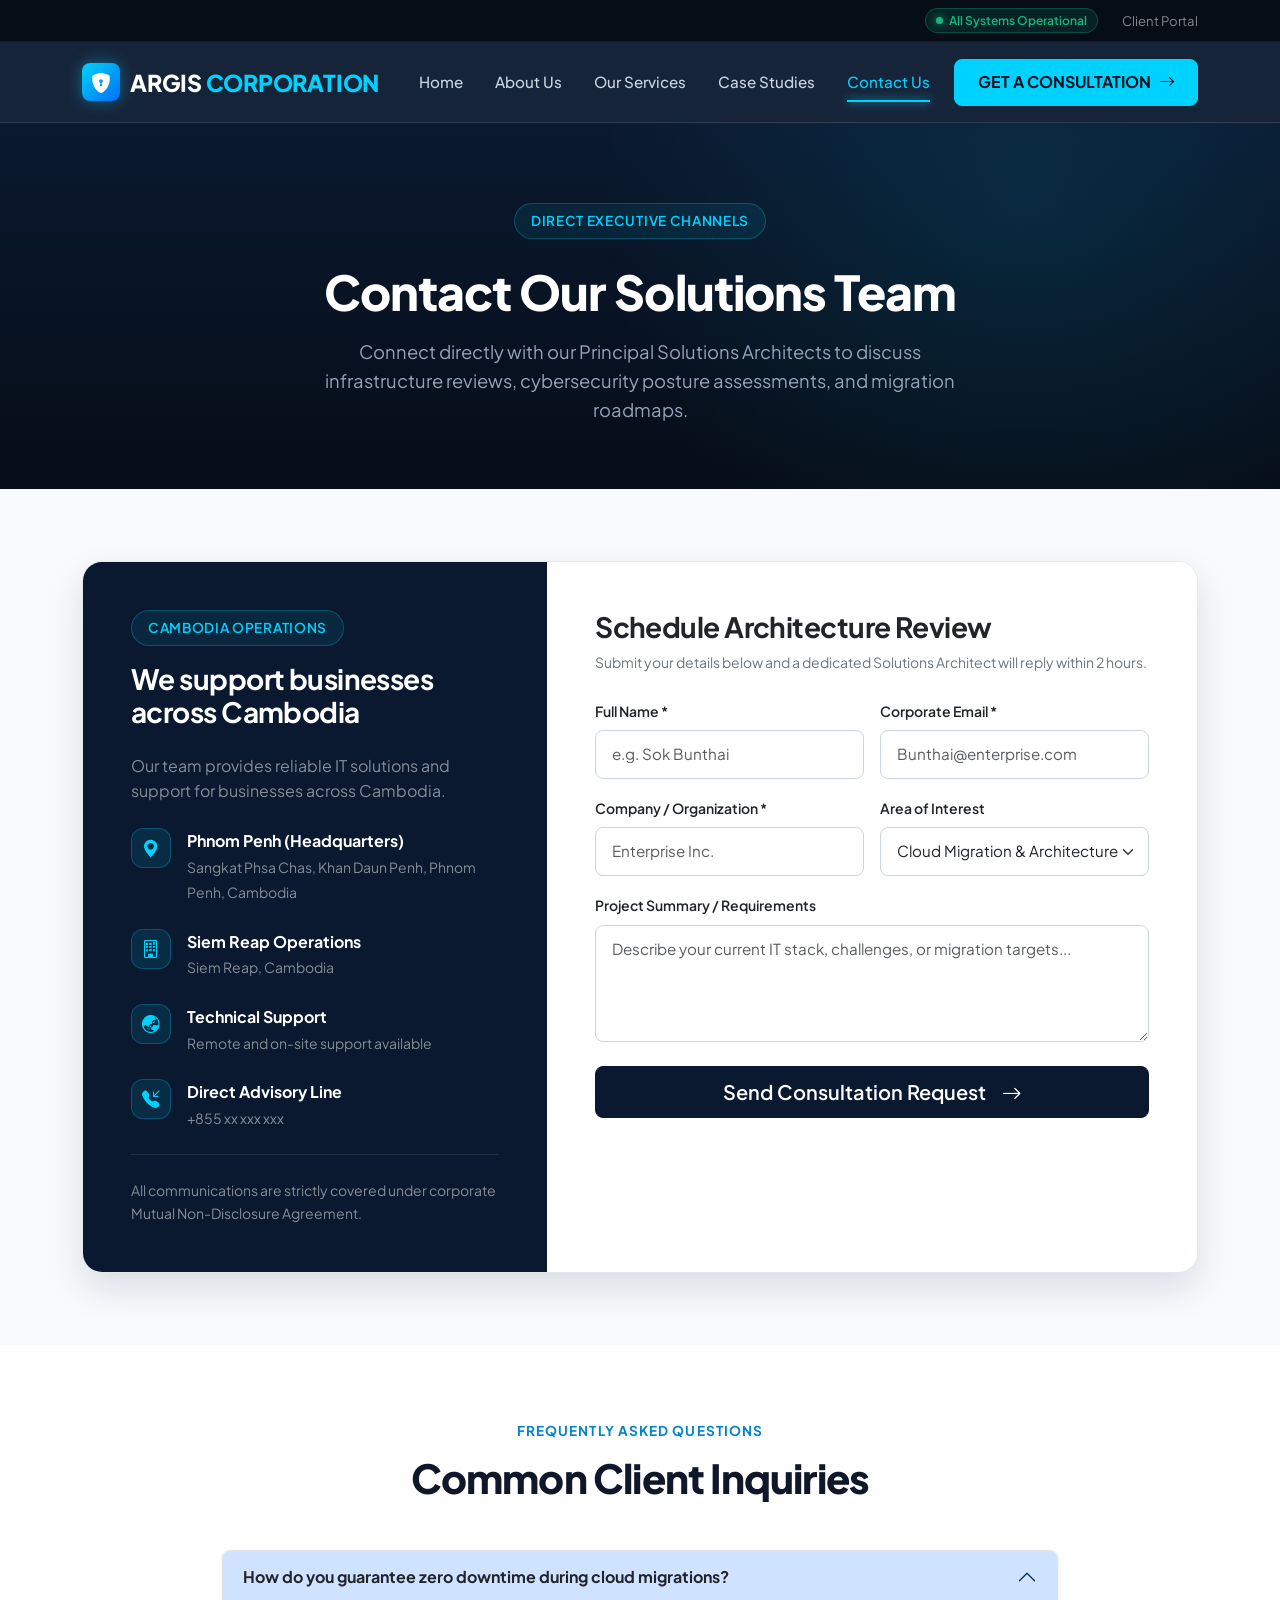
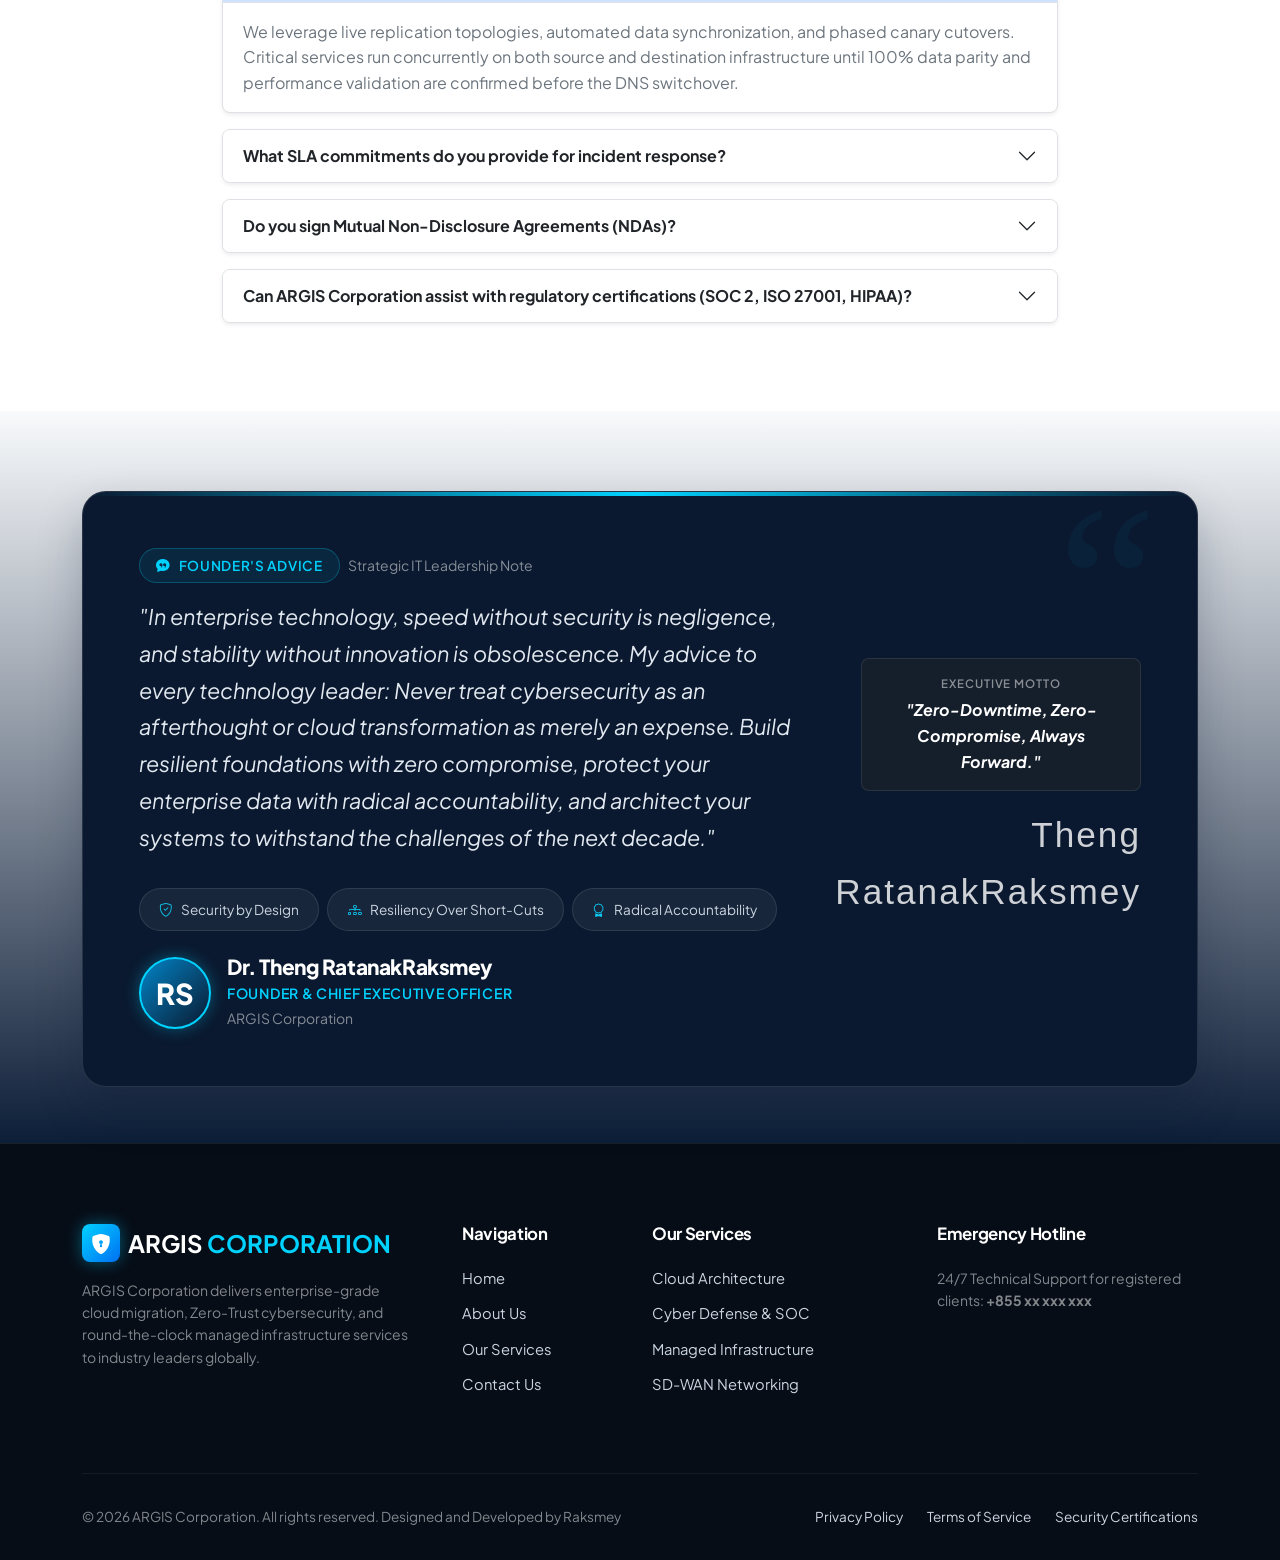
<file: contact.html>
<!DOCTYPE html>
<html lang="en">
<head>
  <meta charset="UTF-8">
  <meta name="viewport" content="width=device-width, initial-scale=1.0">
  <title>Contact Us | ARGIS Corporation - Enterprise Architecture Consultation</title>

  <!-- Google Fonts: Plus Jakarta Sans -->
  <link rel="preconnect" href="https://fonts.googleapis.com">
  <link rel="preconnect" href="https://fonts.gstatic.com" crossorigin>
  <link href="https://fonts.googleapis.com/css2?family=Plus+Jakarta+Sans:wght@300;400;500;600;700;800&display=swap" rel="stylesheet">

  <!-- Bootstrap 5.3 CSS -->
  <link href="https://cdn.jsdelivr.net/npm/bootstrap@5.3.3/dist/css/bootstrap.min.css" rel="stylesheet">

  <!-- Bootstrap Icons -->
  <link href="https://cdn.jsdelivr.net/npm/bootstrap-icons@1.11.3/font/bootstrap-icons.min.css" rel="stylesheet">

  <!-- Custom Theme CSS -->
  <link rel="stylesheet" href="css/style.css">
</head>
<body>

  <!-- Top Utility Bar -->
  <div class="top-bar py-2 text-white d-none d-md-block">
    <div class="container d-flex justify-content-between align-items-center">
      <div class="d-flex align-items-center gap-4">
        <!-- <span><i class="bi bi-telephone-fill me-2 text-info"></i>24/7 Enterprise SOC: <strong>+1 (800) 840-ARGIS</strong></span>
        <span><i class="bi bi-shield-check me-2 text-info"></i>ISO 27001 & SOC 2 Type II Certified</span> -->
      </div>
      <div class="d-flex align-items-center gap-3">
        <span class="status-badge">
          <span class="status-indicator"></span> All Systems Operational
        </span>
        <a href="contact.html" class="text-white-50 text-decoration-none hover-white ms-2">Client Portal</a>
      </div>
    </div>
  </div>

  <!-- Sticky Navbar -->
  <nav class="navbar navbar-expand-lg navbar-dark navbar-custom sticky-top">
    <div class="container">
      <a class="navbar-brand" href="index.html">
        <div class="brand-icon">
          <i class="bi bi-shield-lock-fill"></i>
        </div>
        <span>ARGIS <span style="color: var(--cyan-accent);">CORPORATION</span></span>
      </a>

      <button class="navbar-toggler border-0" type="button" data-bs-toggle="collapse" data-bs-target="#navbarContent" aria-controls="navbarContent" aria-expanded="false" aria-label="Toggle navigation">
        <span class="navbar-toggler-icon"></span>
      </button>

      <div class="collapse navbar-collapse" id="navbarContent">
        <ul class="navbar-nav mx-auto mb-2 mb-lg-0">
          <li class="nav-item">
            <a class="nav-link" href="index.html#home">Home</a>
          </li>
          <li class="nav-item">
            <a class="nav-link" href="about.html">About Us</a>
          </li>
          <li class="nav-item">
            <a class="nav-link" href="services.html">Our Services</a>
          </li>
          <li class="nav-item">
            <a class="nav-link" href="index.html#case-studies">Case Studies</a>
          </li>
          <li class="nav-item">
            <a class="nav-link active" href="contact.html">Contact Us</a>
          </li>
        </ul>

        <div class="d-flex align-items-center gap-2">
          <a href="#consultationForm" class="btn btn-cyan">
            <span>GET A CONSULTATION</span>
            <i class="bi bi-arrow-right"></i>
          </a>
        </div>
      </div>
    </div>
  </nav>

  <!-- Page Header -->
  <header class="page-header">
    <div class="container position-relative" style="z-index: 2;">
      <span class="hero-badge">Direct Executive Channels</span>
      <h1 class="page-header-title">Contact Our Solutions Team</h1>
      <p class="page-header-desc">
        Connect directly with our Principal Solutions Architects to discuss infrastructure reviews, cybersecurity posture assessments, and migration roadmaps.
      </p>
    </div>
  </header>

  <!-- Contact Form & Global Locations Section -->
  <section class="py-5" style="background-color: var(--white-surface);">
    <div class="container py-lg-4">
      <div class="contact-box">
        <div class="row g-0">
          <!-- Left: Locations & Contacts -->
          <div class="col-lg-5 p-4 p-md-5 bg-dark text-white d-flex flex-column justify-content-between" style="background-color: var(--navy-deep) !important;">
            <div>
              <span class="hero-badge mb-3">CAMBODIA OPERATIONS</span>
              <h3 class="fw-bold mb-4 text-white">We support businesses across Cambodia</h3>
              <p class="text-white-50 mb-4">
                Our team provides reliable IT solutions and support for businesses across Cambodia.
              </p>

              <div class="d-flex flex-column gap-4 mb-4">
                <div class="d-flex align-items-start gap-3">
                  <div class="hero-card-icon" style="width: 40px; height: 40px; font-size: 1.1rem;">
                    <i class="bi bi-geo-alt-fill"></i>
                  </div>
                  <div>
                    <strong class="d-block text-white">Phnom Penh (Headquarters)</strong>
                    <small class="text-white-50">Sangkat Phsa Chas, Khan Daun Penh, Phnom Penh, Cambodia</small>
                  </div>
                </div>

                <div class="d-flex align-items-start gap-3">
                  <div class="hero-card-icon" style="width: 40px; height: 40px; font-size: 1.1rem;">
                    <i class="bi bi-building"></i>
                  </div>
                  <div>
                    <strong class="d-block text-white">Siem Reap Operations</strong>
                    <small class="text-white-50">Siem Reap, Cambodia</small>
                  </div>
                </div>

                <div class="d-flex align-items-start gap-3">
                  <div class="hero-card-icon" style="width: 40px; height: 40px; font-size: 1.1rem;">
                    <i class="bi bi-globe-asia-australia"></i>
                  </div>
                  <div>
                    <strong class="d-block text-white">Technical Support</strong>
                    <small class="text-white-50">Remote and on-site support available</small>
                  </div>
                </div>

                <div class="d-flex align-items-start gap-3">
                  <div class="hero-card-icon" style="width: 40px; height: 40px; font-size: 1.1rem;">
                    <i class="bi bi-telephone-inbound-fill"></i>
                  </div>
                  <div>
                    <strong class="d-block text-white">Direct Advisory Line</strong>
                    <small class="text-white-50">+855 xx xxx xxx</small>
                  </div>
                </div>
              </div>
            </div>

            <div class="pt-4 border-top border-secondary border-opacity-25 text-white-50 small">
              All communications are strictly covered under corporate Mutual Non-Disclosure Agreement.
            </div>
          </div>

          <!-- Right: Interactive Consultation Form -->
          <div class="col-lg-7 p-4 p-md-5 bg-white">
            <h3 class="fw-bold mb-2 text-dark">Schedule Architecture Review</h3>
            <p class="text-secondary small mb-4">Submit your details below and a dedicated Solutions Architect will reply within 2 hours.</p>

            <div id="formSuccessMessage" class="alert alert-success d-none mb-4" role="alert">
              <i class="bi bi-check-circle-fill me-2"></i>
              <strong>Consultation Request Submitted!</strong> We will reach out to schedule your technical briefing.
            </div>

            <form id="consultationForm" novalidate>
              <div class="row g-3">
                <div class="col-md-6">
                  <label class="form-label fw-semibold small text-dark">Full Name *</label>
                  <input type="text" class="form-control" placeholder="e.g. Sok Bunthai" required>
                  <div class="invalid-feedback">Please enter your full name.</div>
                </div>
                <div class="col-md-6">
                  <label class="form-label fw-semibold small text-dark">Corporate Email *</label>
                  <input type="email" class="form-control" placeholder="Bunthai@enterprise.com" required>
                  <div class="invalid-feedback">A valid corporate email is required.</div>
                </div>
                <div class="col-md-6">
                  <label class="form-label fw-semibold small text-dark">Company / Organization *</label>
                  <input type="text" class="form-control" placeholder="Enterprise Inc." required>
                  <div class="invalid-feedback">Company name is required.</div>
                </div>
                <div class="col-md-6">
                  <label class="form-label fw-semibold small text-dark">Area of Interest</label>
                  <select class="form-select">
                    <option selected>Cloud Migration & Architecture</option>
                    <option>Zero-Trust Security & SOC</option>
                    <option>24/7 Managed IT Infrastructure</option>
                    <option>Enterprise AI & Data Pipelines</option>
                    <option>Disaster Recovery & BCDR</option>
                  </select>
                </div>
                <div class="col-12">
                  <label class="form-label fw-semibold small text-dark">Project Summary / Requirements</label>
                  <textarea class="form-control" rows="4" placeholder="Describe your current IT stack, challenges, or migration targets..."></textarea>
                </div>
                <div class="col-12 mt-4">
                  <button type="submit" class="btn btn-navy btn-lg w-100">
                    Send Consultation Request <i class="bi bi-arrow-right ms-2"></i>
                  </button>
                </div>
              </div>
            </form>
          </div>
        </div>
      </div>
    </div>
  </section>

  <!-- FAQ Section -->
  <section class="py-5 bg-white">
    <div class="container py-lg-4" style="max-width: 860px;">
      <div class="text-center mb-5">
        <span class="section-tag">Frequently Asked Questions</span>
        <h2 class="section-title">Common Client Inquiries</h2>
      </div>

      <div class="accordion" id="faqAccordion">
        <div class="accordion-item mb-3 border rounded-3 overflow-hidden shadow-sm">
          <h2 class="accordion-header">
            <button class="accordion-button fw-bold text-dark" type="button" data-bs-toggle="collapse" data-bs-target="#faq1">
              How do you guarantee zero downtime during cloud migrations?
            </button>
          </h2>
          <div id="faq1" class="accordion-collapse collapse show" data-bs-parent="#faqAccordion">
            <div class="accordion-body text-secondary">
              We leverage live replication topologies, automated data synchronization, and phased canary cutovers. Critical services run concurrently on both source and destination infrastructure until 100% data parity and performance validation are confirmed before the DNS switchover.
            </div>
          </div>
        </div>

        <div class="accordion-item mb-3 border rounded-3 overflow-hidden shadow-sm">
          <h2 class="accordion-header">
            <button class="accordion-button collapsed fw-bold text-dark" type="button" data-bs-toggle="collapse" data-bs-target="#faq2">
              What SLA commitments do you provide for incident response?
            </button>
          </h2>
          <div id="faq2" class="accordion-collapse collapse" data-bs-parent="#faqAccordion">
            <div class="accordion-body text-secondary">
              Our standard enterprise agreement includes a 15-minute guaranteed response time for Severity-1 (critical) events, supported by continuous 24/7/365 active monitoring by our Level-3 engineers across our global SOC facilities.
            </div>
          </div>
        </div>

        <div class="accordion-item mb-3 border rounded-3 overflow-hidden shadow-sm">
          <h2 class="accordion-header">
            <button class="accordion-button collapsed fw-bold text-dark" type="button" data-bs-toggle="collapse" data-bs-target="#faq3">
              Do you sign Mutual Non-Disclosure Agreements (NDAs)?
            </button>
          </h2>
          <div id="faq3" class="accordion-collapse collapse" data-bs-parent="#faqAccordion">
            <div class="accordion-body text-secondary">
              Yes. Before inspecting any architecture diagrams, server logs, or infrastructure credentials, we execute bilateral NDAs to safeguard your intellectual property and confidential operational details.
            </div>
          </div>
        </div>

        <div class="accordion-item mb-3 border rounded-3 overflow-hidden shadow-sm">
          <h2 class="accordion-header">
            <button class="accordion-button collapsed fw-bold text-dark" type="button" data-bs-toggle="collapse" data-bs-target="#faq4">
              Can ARGIS Corporation assist with regulatory certifications (SOC 2, ISO 27001, HIPAA)?
            </button>
          </h2>
          <div id="faq4" class="accordion-collapse collapse" data-bs-parent="#faqAccordion">
            <div class="accordion-body text-secondary">
              Absolutely. We provide full compliance gap assessments, configure automated cloud security posture monitoring, remediate architectural deficiencies, and prepare evidence packages for external auditing firms.
            </div>
          </div>
        </div>
      </div>
    </div>
  </section>

  <!-- Founder's Advice Section -->
  <section class="founder-advice-section">
    <div class="container">
      <div class="founder-card position-relative">
        <div class="founder-card-border-glow"></div>
        <div class="row align-items-center g-4">
          <div class="col-lg-8">
            <div class="d-flex align-items-center gap-2 mb-3">
              <span class="hero-badge mb-0">
                <i class="bi bi-chat-quote-fill"></i> Founder's Advice
              </span>
              <span class="text-white-50 small">Strategic IT Leadership Note</span>
            </div>
            
            <p class="founder-quote-text">
              "In enterprise technology, speed without security is negligence, and stability without innovation is obsolescence. My advice to every technology leader: Never treat cybersecurity as an afterthought or cloud transformation as merely an expense. Build resilient foundations with zero compromise, protect your enterprise data with radical accountability, and architect your systems to withstand the challenges of the next decade."
            </p>

            <div class="d-flex flex-wrap gap-2 mb-4">
              <span class="founder-advice-pill"><i class="bi bi-shield-check text-info"></i> Security by Design</span>
              <span class="founder-advice-pill"><i class="bi bi-diagram-3 text-info"></i> Resiliency Over Short-Cuts</span>
              <span class="founder-advice-pill"><i class="bi bi-award text-info"></i> Radical Accountability</span>
            </div>

            <div class="d-flex align-items-center gap-3">
              <div class="founder-avatar">RS</div>
              <div>
                <h5 class="founder-name">Dr. Theng RatanakRaksmey</h5>
                <div class="founder-title-badge">Founder & Chief Executive Officer</div>
                <small class="text-white-50">ARGIS Corporation</small>
              </div>
            </div>
          </div>

          <div class="col-lg-4 text-center text-lg-end d-flex flex-column align-items-center align-items-lg-end justify-content-center">
            <div class="p-3 px-4 rounded-3 border border-secondary border-opacity-25 bg-dark bg-opacity-50 text-center mb-3" style="max-width: 280px;">
              <small class="text-white-50 text-uppercase d-block fw-semibold mb-1" style="font-size: 0.72rem; letter-spacing: 0.08em;">Executive Motto</small>
              <span class="text-white fw-bold fst-italic">"Zero-Downtime, Zero-Compromise, Always Forward."</span>
            </div>
            <div class="founder-signature">Theng RatanakRaksmey</div>
          </div>
        </div>
      </div>
    </div>
  </section>

  <!-- Footer -->
  <footer class="footer-corporate">
    <div class="container">
      <div class="row g-4">
        <div class="col-lg-4">
          <div class="d-flex align-items-center gap-2 mb-3">
            <div class="brand-icon"><i class="bi bi-shield-lock-fill"></i></div>
            <span class="fw-bold fs-4 text-white">ARGIS <span style="color: var(--cyan-accent);">CORPORATION</span></span>
          </div>
          <p class="small text-white-50 pe-lg-4">
            ARGIS Corporation delivers enterprise-grade cloud migration, Zero-Trust cybersecurity, and round-the-clock managed infrastructure services to industry leaders globally.
          </p>
        </div>
        <div class="col-6 col-lg-2">
          <h4 class="footer-title">Navigation</h4>
          <ul class="footer-links">
            <li><a href="index.html#home">Home</a></li>
            <li><a href="about.html">About Us</a></li>
            <li><a href="services.html">Our Services</a></li>
            <li><a href="contact.html">Contact Us</a></li>
          </ul>
        </div>
        <div class="col-6 col-lg-3">
          <h4 class="footer-title">Our Services</h4>
          <ul class="footer-links">
            <li><a href="services.html#cloud">Cloud Architecture</a></li>
            <li><a href="services.html#cybersecurity">Cyber Defense & SOC</a></li>
            <li><a href="services.html#managed-it">Managed Infrastructure</a></li>
            <li><a href="services.html#network">SD-WAN Networking</a></li>
          </ul>
        </div>
        <div class="col-lg-3">
          <h4 class="footer-title">Emergency Hotline</h4>
          <p class="small text-white-50">24/7 Technical Support for registered clients: <strong>+855 xx xxx xxx</strong></p>
        </div>
      </div>
      <div class="footer-bottom d-flex justify-content-between align-items-center flex-wrap gap-3">
        <p class="mb-0 text-white-50">© 2026 ARGIS Corporation. All rights reserved. Designed and Developed by Raksmey</p>
        <div class="d-flex gap-4">
          <a href="#">Privacy Policy</a>
          <a href="#">Terms of Service</a>
          <a href="#">Security Certifications</a>
        </div>
      </div>
    </div>
  </footer>

  <!-- Bootstrap JS -->
  <script src="https://cdn.jsdelivr.net/npm/bootstrap@5.3.3/dist/js/bootstrap.bundle.min.js"></script>
  <script src="js/main.js"></script>
</body>
</html>
</file>
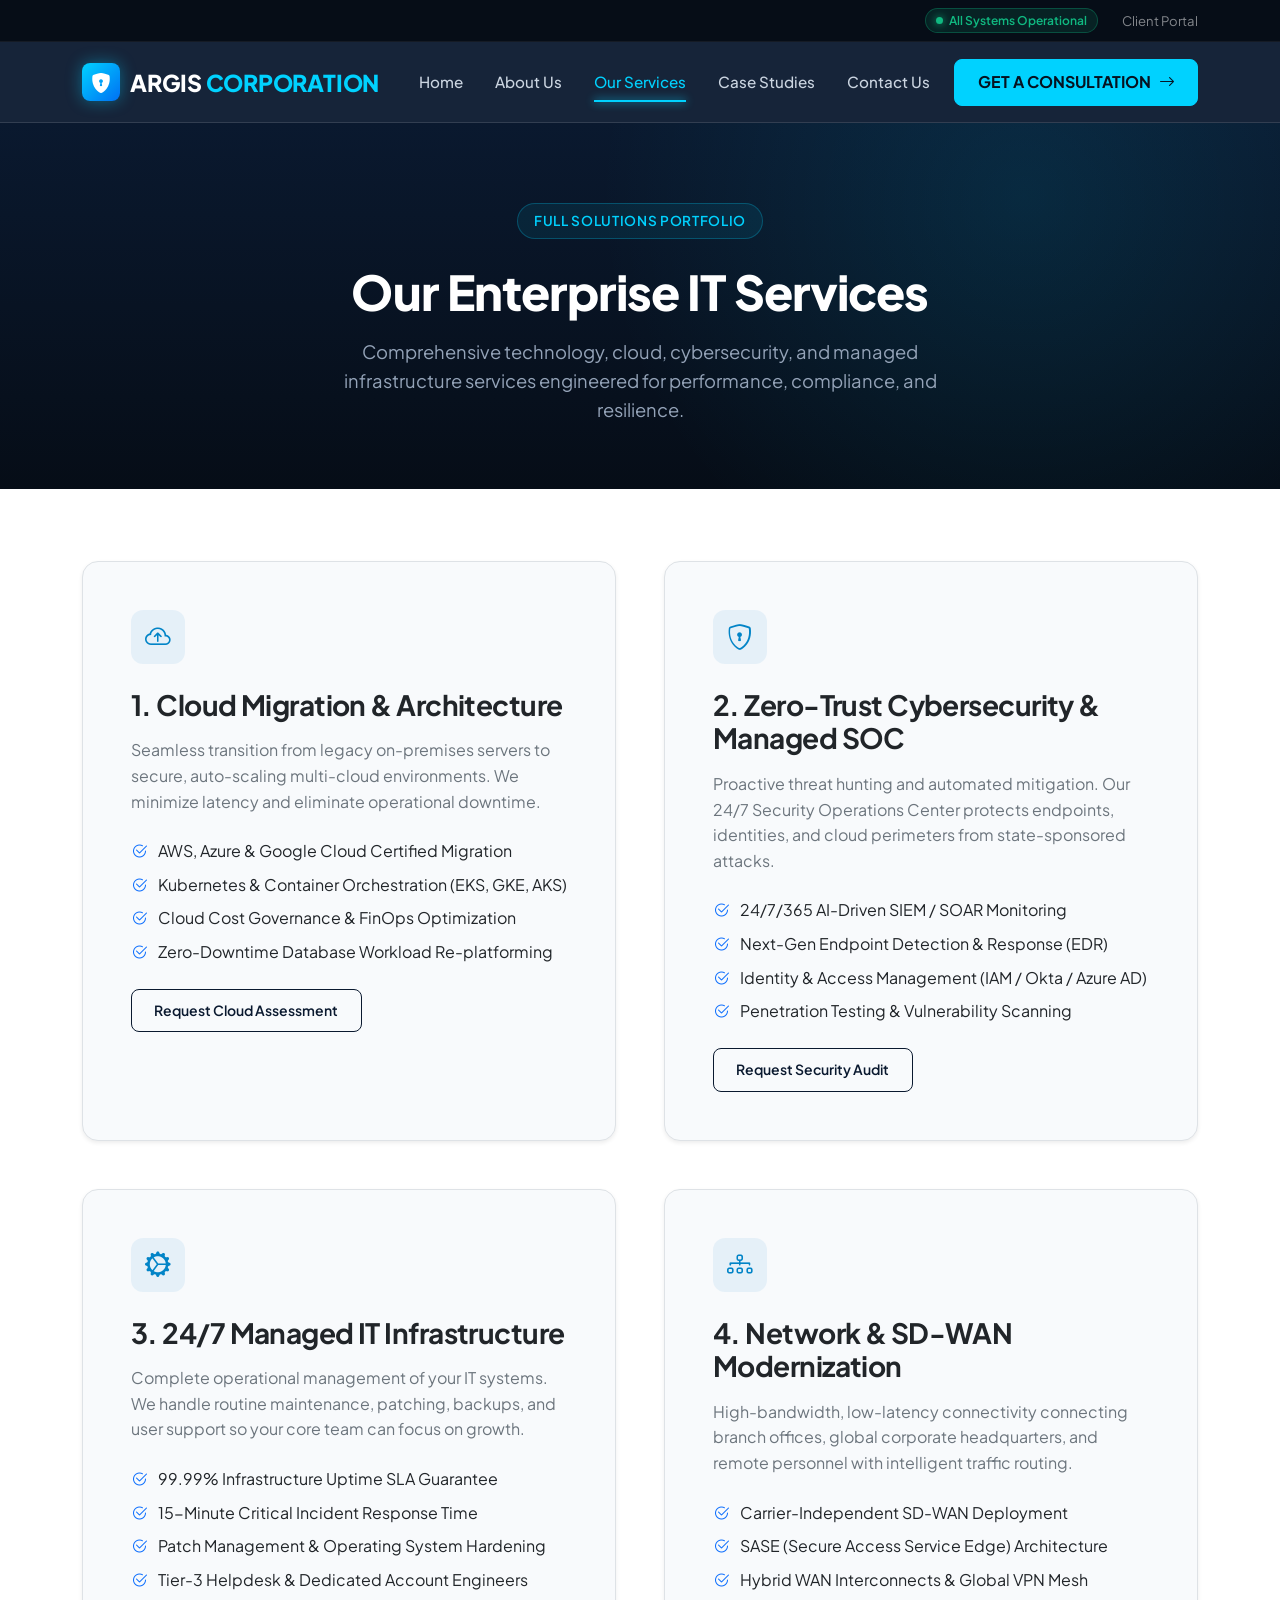
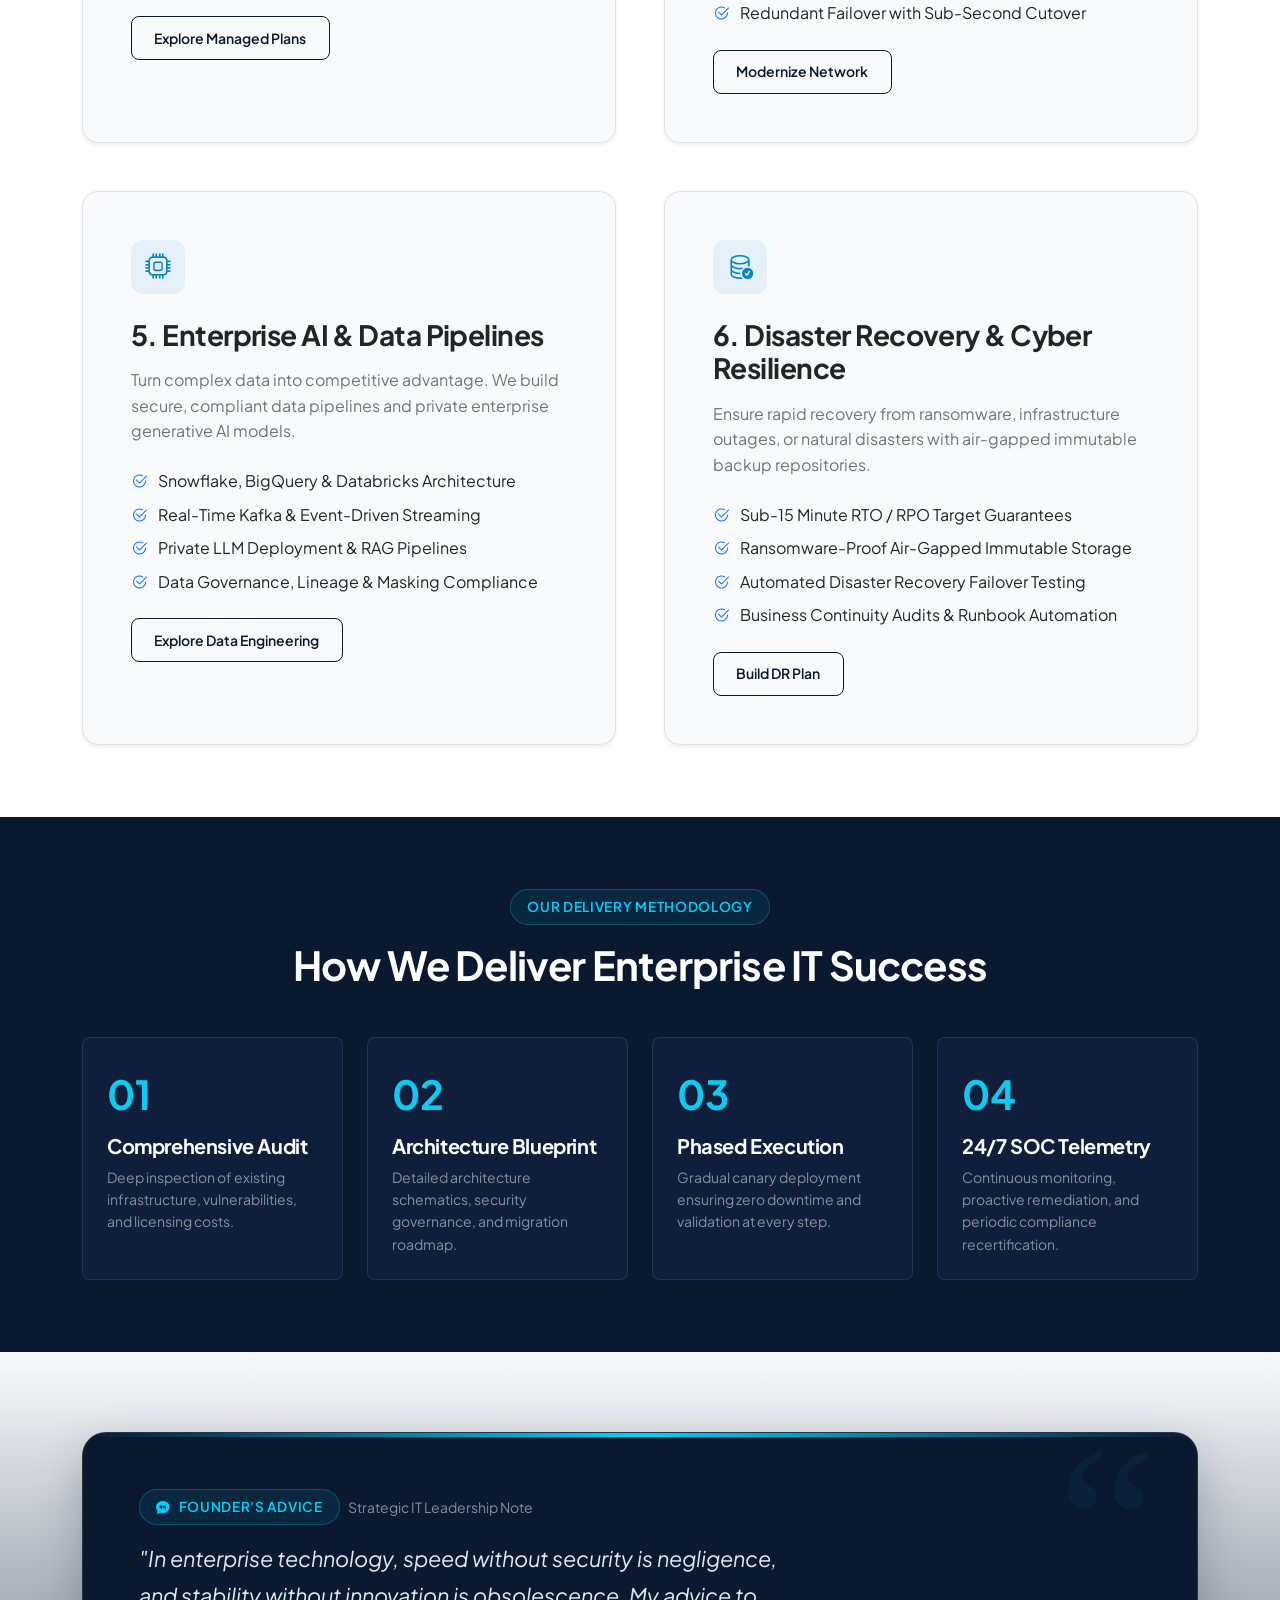
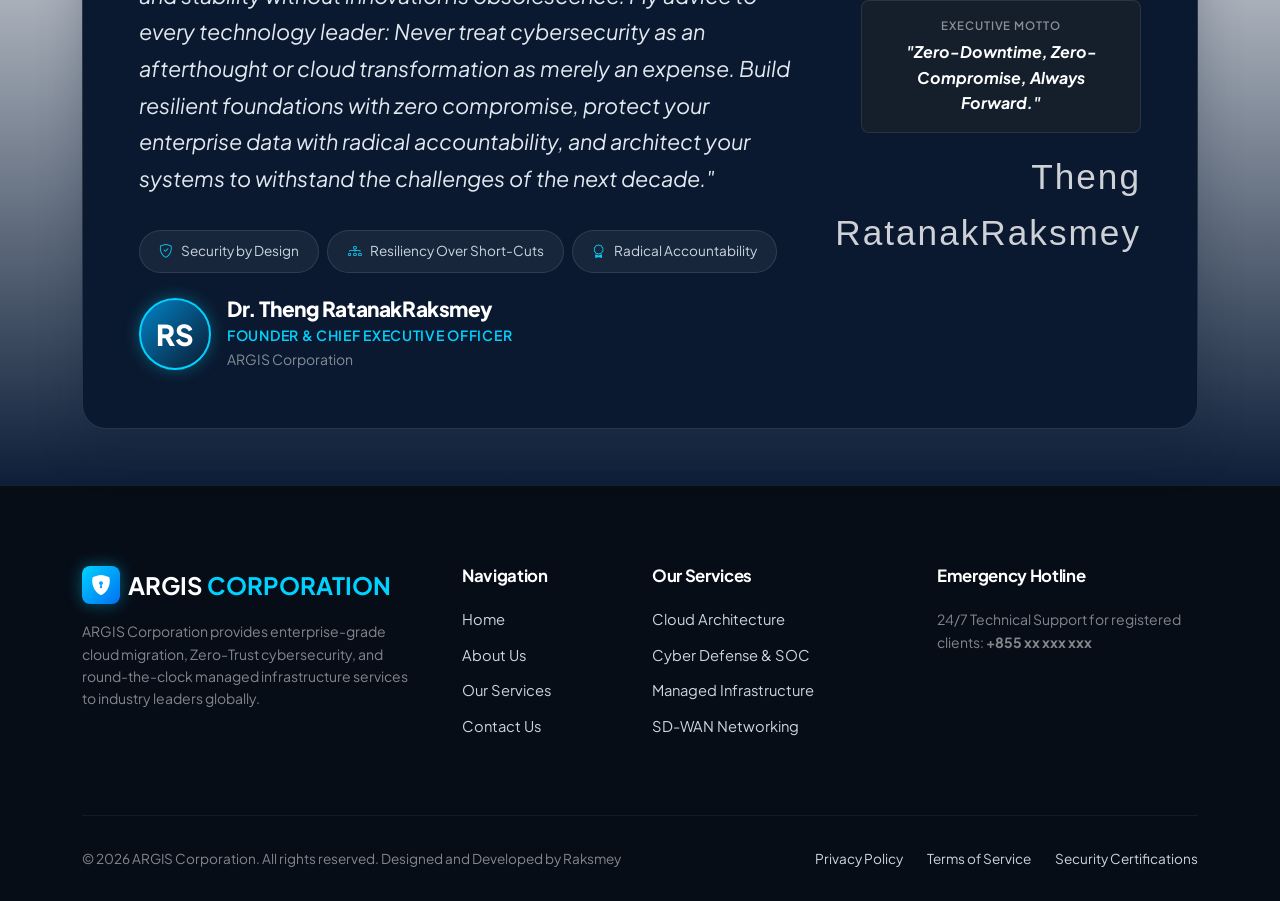
<file: services.html>
<!DOCTYPE html>
<html lang="en">
<head>
  <meta charset="UTF-8">
  <meta name="viewport" content="width=device-width, initial-scale=1.0">
  <title>Our Services | ARGIS Corporation - Enterprise Cloud, Security & Managed Solutions</title>

  <!-- Google Fonts: Plus Jakarta Sans -->
  <link rel="preconnect" href="https://fonts.googleapis.com">
  <link rel="preconnect" href="https://fonts.gstatic.com" crossorigin>
  <link href="https://fonts.googleapis.com/css2?family=Plus+Jakarta+Sans:wght@300;400;500;600;700;800&display=swap" rel="stylesheet">

  <!-- Bootstrap 5.3 CSS -->
  <link href="https://cdn.jsdelivr.net/npm/bootstrap@5.3.3/dist/css/bootstrap.min.css" rel="stylesheet">

  <!-- Bootstrap Icons -->
  <link href="https://cdn.jsdelivr.net/npm/bootstrap-icons@1.11.3/font/bootstrap-icons.min.css" rel="stylesheet">

  <!-- Custom Theme CSS -->
  <link rel="stylesheet" href="css/style.css">
</head>
<body>

  <!-- Top Utility Bar -->
  <div class="top-bar py-2 text-white d-none d-md-block">
    <div class="container d-flex justify-content-between align-items-center">
      <div class="d-flex align-items-center gap-4">
        <!-- <span><i class="bi bi-telephone-fill me-2 text-info"></i>24/7 Enterprise SOC: <strong>+1 (800) 840-ARGIS</strong></span>
        <span><i class="bi bi-shield-check me-2 text-info"></i>ISO 27001 & SOC 2 Type II Certified</span> -->
      </div>
      <div class="d-flex align-items-center gap-3">
        <span class="status-badge">
          <span class="status-indicator"></span> All Systems Operational
        </span>
        <a href="contact.html" class="text-white-50 text-decoration-none hover-white ms-2">Client Portal</a>
      </div>
    </div>
  </div>

  <!-- Sticky Navbar -->
  <nav class="navbar navbar-expand-lg navbar-dark navbar-custom sticky-top">
    <div class="container">
      <a class="navbar-brand" href="index.html">
        <div class="brand-icon">
          <i class="bi bi-shield-lock-fill"></i>
        </div>
        <span>ARGIS <span style="color: var(--cyan-accent);">CORPORATION</span></span>
      </a>

      <button class="navbar-toggler border-0" type="button" data-bs-toggle="collapse" data-bs-target="#navbarContent" aria-controls="navbarContent" aria-expanded="false" aria-label="Toggle navigation">
        <span class="navbar-toggler-icon"></span>
      </button>

      <div class="collapse navbar-collapse" id="navbarContent">
        <ul class="navbar-nav mx-auto mb-2 mb-lg-0">
          <li class="nav-item">
            <a class="nav-link" href="index.html#home">Home</a>
          </li>
          <li class="nav-item">
            <a class="nav-link" href="about.html">About Us</a>
          </li>
          <li class="nav-item">
            <a class="nav-link active" href="services.html">Our Services</a>
          </li>
          <li class="nav-item">
            <a class="nav-link" href="index.html#case-studies">Case Studies</a>
          </li>
          <li class="nav-item">
            <a class="nav-link" href="contact.html">Contact Us</a>
          </li>
        </ul>

        <div class="d-flex align-items-center gap-2">
          <a href="contact.html" class="btn btn-cyan">
            <span>GET A CONSULTATION</span>
            <i class="bi bi-arrow-right"></i>
          </a>
        </div>
      </div>
    </div>
  </nav>

  <!-- Page Header -->
  <header class="page-header">
    <div class="container position-relative" style="z-index: 2;">
      <span class="hero-badge">Full Solutions Portfolio</span>
      <h1 class="page-header-title">Our Enterprise IT Services</h1>
      <p class="page-header-desc">
        Comprehensive technology, cloud, cybersecurity, and managed infrastructure services engineered for performance, compliance, and resilience.
      </p>
    </div>
  </header>

  <!-- Detailed Services Catalog -->
  <section class="py-5 bg-white">
    <div class="container py-lg-4">
      <div class="row g-5">
        <!-- Service 1: Cloud -->
        <div class="col-lg-6" id="cloud">
          <div class="p-4 p-md-5 rounded-4 border bg-light h-100 shadow-sm" style="background-color: var(--white-surface) !important;">
            <div class="service-icon mb-4"><i class="bi bi-cloud-arrow-up"></i></div>
            <h3 class="fw-bold text-dark mb-3">1. Cloud Migration & Architecture</h3>
            <p class="text-secondary mb-4">
              Seamless transition from legacy on-premises servers to secure, auto-scaling multi-cloud environments. We minimize latency and eliminate operational downtime.
            </p>
            <ul class="list-unstyled mb-4">
              <li class="mb-2 text-dark"><i class="bi bi-check2-circle text-primary me-2"></i> AWS, Azure & Google Cloud Certified Migration</li>
              <li class="mb-2 text-dark"><i class="bi bi-check2-circle text-primary me-2"></i> Kubernetes & Container Orchestration (EKS, GKE, AKS)</li>
              <li class="mb-2 text-dark"><i class="bi bi-check2-circle text-primary me-2"></i> Cloud Cost Governance & FinOps Optimization</li>
              <li class="mb-2 text-dark"><i class="bi bi-check2-circle text-primary me-2"></i> Zero-Downtime Database Workload Re-platforming</li>
            </ul>
            <a href="contact.html" class="btn btn-outline-navy btn-sm">Request Cloud Assessment</a>
          </div>
        </div>

        <!-- Service 2: Cybersecurity -->
        <div class="col-lg-6" id="cybersecurity">
          <div class="p-4 p-md-5 rounded-4 border bg-light h-100 shadow-sm" style="background-color: var(--white-surface) !important;">
            <div class="service-icon mb-4"><i class="bi bi-shield-lock"></i></div>
            <h3 class="fw-bold text-dark mb-3">2. Zero-Trust Cybersecurity & Managed SOC</h3>
            <p class="text-secondary mb-4">
              Proactive threat hunting and automated mitigation. Our 24/7 Security Operations Center protects endpoints, identities, and cloud perimeters from state-sponsored attacks.
            </p>
            <ul class="list-unstyled mb-4">
              <li class="mb-2 text-dark"><i class="bi bi-check2-circle text-primary me-2"></i> 24/7/365 AI-Driven SIEM / SOAR Monitoring</li>
              <li class="mb-2 text-dark"><i class="bi bi-check2-circle text-primary me-2"></i> Next-Gen Endpoint Detection & Response (EDR)</li>
              <li class="mb-2 text-dark"><i class="bi bi-check2-circle text-primary me-2"></i> Identity & Access Management (IAM / Okta / Azure AD)</li>
              <li class="mb-2 text-dark"><i class="bi bi-check2-circle text-primary me-2"></i> Penetration Testing & Vulnerability Scanning</li>
            </ul>
            <a href="contact.html" class="btn btn-outline-navy btn-sm">Request Security Audit</a>
          </div>
        </div>

        <!-- Service 3: Managed IT -->
        <div class="col-lg-6" id="managed-it">
          <div class="p-4 p-md-5 rounded-4 border bg-light h-100 shadow-sm" style="background-color: var(--white-surface) !important;">
            <div class="service-icon mb-4"><i class="bi bi-gear-wide-connected"></i></div>
            <h3 class="fw-bold text-dark mb-3">3. 24/7 Managed IT Infrastructure</h3>
            <p class="text-secondary mb-4">
              Complete operational management of your IT systems. We handle routine maintenance, patching, backups, and user support so your core team can focus on growth.
            </p>
            <ul class="list-unstyled mb-4">
              <li class="mb-2 text-dark"><i class="bi bi-check2-circle text-primary me-2"></i> 99.99% Infrastructure Uptime SLA Guarantee</li>
              <li class="mb-2 text-dark"><i class="bi bi-check2-circle text-primary me-2"></i> 15-Minute Critical Incident Response Time</li>
              <li class="mb-2 text-dark"><i class="bi bi-check2-circle text-primary me-2"></i> Patch Management & Operating System Hardening</li>
              <li class="mb-2 text-dark"><i class="bi bi-check2-circle text-primary me-2"></i> Tier-3 Helpdesk & Dedicated Account Engineers</li>
            </ul>
            <a href="contact.html" class="btn btn-outline-navy btn-sm">Explore Managed Plans</a>
          </div>
        </div>

        <!-- Service 4: Networking -->
        <div class="col-lg-6" id="network">
          <div class="p-4 p-md-5 rounded-4 border bg-light h-100 shadow-sm" style="background-color: var(--white-surface) !important;">
            <div class="service-icon mb-4"><i class="bi bi-diagram-3"></i></div>
            <h3 class="fw-bold text-dark mb-3">4. Network & SD-WAN Modernization</h3>
            <p class="text-secondary mb-4">
              High-bandwidth, low-latency connectivity connecting branch offices, global corporate headquarters, and remote personnel with intelligent traffic routing.
            </p>
            <ul class="list-unstyled mb-4">
              <li class="mb-2 text-dark"><i class="bi bi-check2-circle text-primary me-2"></i> Carrier-Independent SD-WAN Deployment</li>
              <li class="mb-2 text-dark"><i class="bi bi-check2-circle text-primary me-2"></i> SASE (Secure Access Service Edge) Architecture</li>
              <li class="mb-2 text-dark"><i class="bi bi-check2-circle text-primary me-2"></i> Hybrid WAN Interconnects & Global VPN Mesh</li>
              <li class="mb-2 text-dark"><i class="bi bi-check2-circle text-primary me-2"></i> Redundant Failover with Sub-Second Cutover</li>
            </ul>
            <a href="contact.html" class="btn btn-outline-navy btn-sm">Modernize Network</a>
          </div>
        </div>

        <!-- Service 5: AI & Data -->
        <div class="col-lg-6" id="data-ai">
          <div class="p-4 p-md-5 rounded-4 border bg-light h-100 shadow-sm" style="background-color: var(--white-surface) !important;">
            <div class="service-icon mb-4"><i class="bi bi-cpu"></i></div>
            <h3 class="fw-bold text-dark mb-3">5. Enterprise AI & Data Pipelines</h3>
            <p class="text-secondary mb-4">
              Turn complex data into competitive advantage. We build secure, compliant data pipelines and private enterprise generative AI models.
            </p>
            <ul class="list-unstyled mb-4">
              <li class="mb-2 text-dark"><i class="bi bi-check2-circle text-primary me-2"></i> Snowflake, BigQuery & Databricks Architecture</li>
              <li class="mb-2 text-dark"><i class="bi bi-check2-circle text-primary me-2"></i> Real-Time Kafka & Event-Driven Streaming</li>
              <li class="mb-2 text-dark"><i class="bi bi-check2-circle text-primary me-2"></i> Private LLM Deployment & RAG Pipelines</li>
              <li class="mb-2 text-dark"><i class="bi bi-check2-circle text-primary me-2"></i> Data Governance, Lineage & Masking Compliance</li>
            </ul>
            <a href="contact.html" class="btn btn-outline-navy btn-sm">Explore Data Engineering</a>
          </div>
        </div>

        <!-- Service 6: Disaster Recovery -->
        <div class="col-lg-6" id="disaster-recovery">
          <div class="p-4 p-md-5 rounded-4 border bg-light h-100 shadow-sm" style="background-color: var(--white-surface) !important;">
            <div class="service-icon mb-4"><i class="bi bi-database-check"></i></div>
            <h3 class="fw-bold text-dark mb-3">6. Disaster Recovery & Cyber Resilience</h3>
            <p class="text-secondary mb-4">
              Ensure rapid recovery from ransomware, infrastructure outages, or natural disasters with air-gapped immutable backup repositories.
            </p>
            <ul class="list-unstyled mb-4">
              <li class="mb-2 text-dark"><i class="bi bi-check2-circle text-primary me-2"></i> Sub-15 Minute RTO / RPO Target Guarantees</li>
              <li class="mb-2 text-dark"><i class="bi bi-check2-circle text-primary me-2"></i> Ransomware-Proof Air-Gapped Immutable Storage</li>
              <li class="mb-2 text-dark"><i class="bi bi-check2-circle text-primary me-2"></i> Automated Disaster Recovery Failover Testing</li>
              <li class="mb-2 text-dark"><i class="bi bi-check2-circle text-primary me-2"></i> Business Continuity Audits & Runbook Automation</li>
            </ul>
            <a href="contact.html" class="btn btn-outline-navy btn-sm">Build DR Plan</a>
          </div>
        </div>
      </div>
    </div>
  </section>

  <!-- 4-Step Process Section -->
  <section class="py-5" style="background-color: var(--navy-deep); color: #fff;">
    <div class="container py-lg-4 text-center">
      <span class="hero-badge mb-3">Our Delivery Methodology</span>
      <h2 class="display-6 fw-bold mb-5 text-white">How We Deliver Enterprise IT Success</h2>

      <div class="row g-4 text-start">
        <div class="col-md-6 col-lg-3">
          <div class="p-4 rounded-3 h-100 border border-secondary border-opacity-25" style="background: rgba(17,34,64,0.7);">
            <div class="fs-1 fw-bold text-info mb-2">01</div>
            <h5 class="fw-bold text-white mb-2">Comprehensive Audit</h5>
            <p class="text-white-50 small mb-0">Deep inspection of existing infrastructure, vulnerabilities, and licensing costs.</p>
          </div>
        </div>
        <div class="col-md-6 col-lg-3">
          <div class="p-4 rounded-3 h-100 border border-secondary border-opacity-25" style="background: rgba(17,34,64,0.7);">
            <div class="fs-1 fw-bold text-info mb-2">02</div>
            <h5 class="fw-bold text-white mb-2">Architecture Blueprint</h5>
            <p class="text-white-50 small mb-0">Detailed architecture schematics, security governance, and migration roadmap.</p>
          </div>
        </div>
        <div class="col-md-6 col-lg-3">
          <div class="p-4 rounded-3 h-100 border border-secondary border-opacity-25" style="background: rgba(17,34,64,0.7);">
            <div class="fs-1 fw-bold text-info mb-2">03</div>
            <h5 class="fw-bold text-white mb-2">Phased Execution</h5>
            <p class="text-white-50 small mb-0">Gradual canary deployment ensuring zero downtime and validation at every step.</p>
          </div>
        </div>
        <div class="col-md-6 col-lg-3">
          <div class="p-4 rounded-3 h-100 border border-secondary border-opacity-25" style="background: rgba(17,34,64,0.7);">
            <div class="fs-1 fw-bold text-info mb-2">04</div>
            <h5 class="fw-bold text-white mb-2">24/7 SOC Telemetry</h5>
            <p class="text-white-50 small mb-0">Continuous monitoring, proactive remediation, and periodic compliance recertification.</p>
          </div>
        </div>
      </div>
    </div>
  </section>

  <!-- Founder's Advice Section -->
  <section class="founder-advice-section">
    <div class="container">
      <div class="founder-card position-relative">
        <div class="founder-card-border-glow"></div>
        <div class="row align-items-center g-4">
          <div class="col-lg-8">
            <div class="d-flex align-items-center gap-2 mb-3">
              <span class="hero-badge mb-0">
                <i class="bi bi-chat-quote-fill"></i> Founder's Advice
              </span>
              <span class="text-white-50 small">Strategic IT Leadership Note</span>
            </div>
            
            <p class="founder-quote-text">
              "In enterprise technology, speed without security is negligence, and stability without innovation is obsolescence. My advice to every technology leader: Never treat cybersecurity as an afterthought or cloud transformation as merely an expense. Build resilient foundations with zero compromise, protect your enterprise data with radical accountability, and architect your systems to withstand the challenges of the next decade."
            </p>

            <div class="d-flex flex-wrap gap-2 mb-4">
              <span class="founder-advice-pill"><i class="bi bi-shield-check text-info"></i> Security by Design</span>
              <span class="founder-advice-pill"><i class="bi bi-diagram-3 text-info"></i> Resiliency Over Short-Cuts</span>
              <span class="founder-advice-pill"><i class="bi bi-award text-info"></i> Radical Accountability</span>
            </div>

            <div class="d-flex align-items-center gap-3">
              <div class="founder-avatar">RS</div>
              <div>
                <h5 class="founder-name">Dr. Theng RatanakRaksmey</h5>
                <div class="founder-title-badge">Founder & Chief Executive Officer</div>
                <small class="text-white-50">ARGIS Corporation</small>
              </div>
            </div>
          </div>

          <div class="col-lg-4 text-center text-lg-end d-flex flex-column align-items-center align-items-lg-end justify-content-center">
            <div class="p-3 px-4 rounded-3 border border-secondary border-opacity-25 bg-dark bg-opacity-50 text-center mb-3" style="max-width: 280px;">
              <small class="text-white-50 text-uppercase d-block fw-semibold mb-1" style="font-size: 0.72rem; letter-spacing: 0.08em;">Executive Motto</small>
              <span class="text-white fw-bold fst-italic">"Zero-Downtime, Zero-Compromise, Always Forward."</span>
            </div>
            <div class="founder-signature">Theng RatanakRaksmey</div>
          </div>
        </div>
      </div>
    </div>
  </section>

  <!-- Footer -->
  <footer class="footer-corporate">
    <div class="container">
      <div class="row g-4">
        <div class="col-lg-4">
          <div class="d-flex align-items-center gap-2 mb-3">
            <div class="brand-icon"><i class="bi bi-shield-lock-fill"></i></div>
            <span class="fw-bold fs-4 text-white">ARGIS <span style="color: var(--cyan-accent);">CORPORATION</span></span>
          </div>
          <p class="small text-white-50 pe-lg-4">
            ARGIS Corporation provides enterprise-grade cloud migration, Zero-Trust cybersecurity, and round-the-clock managed infrastructure services to industry leaders globally.
          </p>
        </div>
        <div class="col-6 col-lg-2">
          <h4 class="footer-title">Navigation</h4>
          <ul class="footer-links">
            <li><a href="index.html#home">Home</a></li>
            <li><a href="about.html">About Us</a></li>
            <li><a href="services.html">Our Services</a></li>
            <li><a href="contact.html">Contact Us</a></li>
          </ul>
        </div>
        <div class="col-6 col-lg-3">
          <h4 class="footer-title">Our Services</h4>
          <ul class="footer-links">
            <li><a href="#cloud">Cloud Architecture</a></li>
            <li><a href="#cybersecurity">Cyber Defense & SOC</a></li>
            <li><a href="#managed-it">Managed Infrastructure</a></li>
            <li><a href="#network">SD-WAN Networking</a></li>
          </ul>
        </div>
        <div class="col-lg-3">
          <h4 class="footer-title">Emergency Hotline</h4>
          <p class="small text-white-50">24/7 Technical Support for registered clients: <strong>+855 xx xxx xxx</strong></p>
        </div>
      </div>
      <div class="footer-bottom d-flex justify-content-between align-items-center flex-wrap gap-3">
        <p class="mb-0 text-white-50">© 2026 ARGIS Corporation. All rights reserved. Designed and Developed by Raksmey</p>
        <div class="d-flex gap-4">
          <a href="#">Privacy Policy</a>
          <a href="#">Terms of Service</a>
          <a href="#">Security Certifications</a>
        </div>
      </div>
    </div>
  </footer>

  <!-- Bootstrap JS -->
  <script src="https://cdn.jsdelivr.net/npm/bootstrap@5.3.3/dist/js/bootstrap.bundle.min.js"></script>
  <script src="js/main.js"></script>
</body>
</html>
</file>
<file: css/style.css>
/* ==========================================================================
   ARGIS Corporation - Enterprise IT Stylesheet
   Theme: Pure White & Dark Navy with Cyan Accents
   ========================================================================== */

:root {
  /* Primary Navy Palette */
  --navy-deep: #0a192f;
  --navy-darker: #060d17;
  --navy-card: #112240;
  --navy-hover: #1b3258;
  --navy-border: rgba(255, 255, 255, 0.12);

  /* Clean White Palette */
  --pure-white: #ffffff;
  --white-surface: #f8fafc;
  --white-muted: #f1f5f9;
  --white-card-border: #e2e8f0;

  /* Accent Colors */
  --cyan-accent: #00d2ff;
  --cyan-glow: rgba(0, 210, 255, 0.25);
  --blue-primary: #0284c7;
  --blue-hover: #0369a1;

  /* Typography Colors */
  --text-dark: #0f172a;
  --text-secondary: #475569;
  --text-light: #f1f5f9;
  --text-dim: #94a3b8;

  /* Transitions & Shadows */
  --transition-fast: all 0.25s cubic-bezier(0.4, 0, 0.2, 1);
  --shadow-sm: 0 2px 8px rgba(10, 25, 47, 0.06);
  --shadow-md: 0 8px 24px rgba(10, 25, 47, 0.08);
  --shadow-lg: 0 16px 36px rgba(10, 25, 47, 0.12);
  --shadow-cyan: 0 0 24px rgba(0, 210, 255, 0.3);
}

/* Base Setup */
body {
  font-family: 'Plus Jakarta Sans', -apple-system, BlinkMacSystemFont, 'Segoe UI', Roboto, sans-serif;
  color: var(--text-dark);
  background-color: var(--pure-white);
  line-height: 1.6;
  overflow-x: hidden;
}

h1, h2, h3, h4, h5, h6 {
  font-weight: 700;
  letter-spacing: -0.02em;
}

/* --------------------------------------------------------------------------
   Top Utility Bar
   -------------------------------------------------------------------------- */
.top-bar {
  background-color: var(--navy-darker);
  font-size: 0.82rem;
  border-bottom: 1px solid rgba(255, 255, 255, 0.06);
}

.status-badge {
  display: inline-flex;
  align-items: center;
  gap: 6px;
  background: rgba(16, 185, 129, 0.12);
  color: #10b981;
  border: 1px solid rgba(16, 185, 129, 0.3);
  padding: 2px 10px;
  border-radius: 999px;
  font-weight: 600;
  font-size: 0.75rem;
}

.status-indicator {
  width: 7px;
  height: 7px;
  border-radius: 50%;
  background-color: #10b981;
  box-shadow: 0 0 8px #10b981;
  animation: pulse 2s infinite;
}

@keyframes pulse {
  0% { transform: scale(0.95); opacity: 0.8; }
  50% { transform: scale(1.15); opacity: 1; }
  100% { transform: scale(0.95); opacity: 0.8; }
}

/* --------------------------------------------------------------------------
   Navigation Bar
   -------------------------------------------------------------------------- */
.navbar-custom {
  background-color: rgba(10, 25, 47, 0.95);
  backdrop-filter: blur(12px);
  -webkit-backdrop-filter: blur(12px);
  border-bottom: 1px solid var(--navy-border);
  transition: var(--transition-fast);
  padding-top: 1rem;
  padding-bottom: 1rem;
}

.navbar-custom.scrolled {
  padding-top: 0.65rem;
  padding-bottom: 0.65rem;
  box-shadow: 0 8px 30px rgba(0, 0, 0, 0.35);
  background-color: rgba(6, 13, 23, 0.98);
}

.navbar-brand {
  font-weight: 800;
  font-size: 1.45rem;
  letter-spacing: -0.01em;
  color: var(--pure-white) !important;
  display: flex;
  align-items: center;
  gap: 10px;
}

.brand-icon {
  width: 38px;
  height: 38px;
  background: linear-gradient(135deg, var(--cyan-accent) 0%, #0070f3 100%);
  border-radius: 8px;
  display: flex;
  align-items: center;
  justify-content: center;
  color: #fff;
  font-size: 1.25rem;
  box-shadow: 0 0 16px rgba(0, 210, 255, 0.4);
}

.navbar-nav .nav-link {
  color: #cbd5e1 !important;
  font-weight: 500;
  font-size: 0.95rem;
  padding: 0.5rem 1rem !important;
  transition: var(--transition-fast);
  position: relative;
}

.navbar-nav .nav-link:hover,
.navbar-nav .nav-link.active {
  color: var(--cyan-accent) !important;
}

.navbar-nav .nav-link.active::after {
  content: '';
  position: absolute;
  bottom: 0;
  left: 1rem;
  right: 1rem;
  height: 2px;
  background-color: var(--cyan-accent);
  box-shadow: 0 0 8px var(--cyan-accent);
}

/* Custom Buttons */
.btn-cyan {
  background-color: var(--cyan-accent);
  color: #061220;
  font-weight: 700;
  border: 1px solid var(--cyan-accent);
  border-radius: 8px;
  padding: 0.65rem 1.4rem;
  transition: var(--transition-fast);
  display: inline-flex;
  align-items: center;
  gap: 8px;
  text-decoration: none;
}

.btn-cyan:hover {
  background-color: #38bdf8;
  color: #040d17;
  box-shadow: var(--shadow-cyan);
  transform: translateY(-2px);
}

.btn-outline-white {
  background: transparent;
  color: var(--pure-white);
  border: 1.5px solid rgba(255, 255, 255, 0.3);
  font-weight: 600;
  border-radius: 8px;
  padding: 0.65rem 1.4rem;
  transition: var(--transition-fast);
  text-decoration: none;
}

.btn-outline-white:hover {
  background: rgba(255, 255, 255, 0.1);
  border-color: var(--pure-white);
  color: var(--pure-white);
  transform: translateY(-2px);
}

.btn-navy {
  background-color: var(--navy-deep);
  color: var(--pure-white);
  font-weight: 600;
  border-radius: 8px;
  padding: 0.65rem 1.4rem;
  transition: var(--transition-fast);
  border: 1px solid var(--navy-deep);
  text-decoration: none;
  display: inline-flex;
  align-items: center;
  justify-content: center;
  gap: 8px;
}

.btn-navy:hover {
  background-color: var(--navy-darker);
  color: var(--cyan-accent);
  border-color: var(--cyan-accent);
  transform: translateY(-2px);
}

.btn-outline-navy {
  background: transparent;
  color: var(--navy-deep);
  border: 1.5px solid var(--navy-deep);
  font-weight: 600;
  border-radius: 8px;
  padding: 0.65rem 1.4rem;
  transition: var(--transition-fast);
  text-decoration: none;
}

.btn-outline-navy:hover {
  background: var(--navy-deep);
  color: var(--pure-white);
  transform: translateY(-2px);
}

/* --------------------------------------------------------------------------
   Hero Section (Dark Navy & Glowing Floating Elements)
   -------------------------------------------------------------------------- */
.hero-section {
  background-color: var(--navy-deep);
  background-image: 
    radial-gradient(circle at 85% 30%, rgba(0, 210, 255, 0.12) 0%, transparent 45%),
    radial-gradient(circle at 15% 80%, rgba(2, 132, 199, 0.1) 0%, transparent 40%),
    linear-gradient(180deg, var(--navy-deep) 0%, var(--navy-darker) 100%);
  color: var(--pure-white);
  padding: 6.5rem 0 5.5rem 0;
  position: relative;
  overflow: hidden;
}

.hero-section::before {
  content: '';
  position: absolute;
  top: 0;
  left: 0;
  right: 0;
  bottom: 0;
  background-image: 
    linear-gradient(rgba(255, 255, 255, 0.03) 1px, transparent 1px),
    linear-gradient(90deg, rgba(255, 255, 255, 0.03) 1px, transparent 1px);
  background-size: 40px 40px;
  pointer-events: none;
}

.hero-badge {
  display: inline-flex;
  align-items: center;
  gap: 8px;
  background: rgba(0, 210, 255, 0.08);
  border: 1px solid rgba(0, 210, 255, 0.25);
  color: var(--cyan-accent);
  padding: 6px 16px;
  border-radius: 999px;
  font-size: 0.85rem;
  font-weight: 600;
  margin-bottom: 1.5rem;
  text-transform: uppercase;
  letter-spacing: 0.05em;
}

.hero-title {
  font-size: 3.35rem;
  line-height: 1.15;
  font-weight: 800;
  margin-bottom: 1.5rem;
}

.hero-lead {
  font-size: 1.18rem;
  color: #94a3b8;
  max-width: 560px;
  margin-bottom: 2.2rem;
  font-weight: 400;
}

/* Floating IT Metrics Cards */
.hero-card {
  background: rgba(17, 34, 64, 0.85);
  backdrop-filter: blur(14px);
  -webkit-backdrop-filter: blur(14px);
  border: 1px solid var(--navy-border);
  border-radius: 14px;
  padding: 1.25rem 1.6rem;
  display: flex;
  align-items: center;
  gap: 1.2rem;
  transition: var(--transition-fast);
  position: relative;
  overflow: hidden;
  box-shadow: 0 10px 25px rgba(0, 0, 0, 0.25);
}

.hero-card::after {
  content: '';
  position: absolute;
  right: 0;
  top: 15%;
  bottom: 15%;
  width: 3px;
  background: var(--cyan-accent);
  border-radius: 3px 0 0 3px;
  box-shadow: 0 0 12px var(--cyan-accent);
}

.hero-card:hover {
  transform: translateX(-6px);
  border-color: rgba(0, 210, 255, 0.4);
  background: rgba(22, 44, 82, 0.95);
  box-shadow: var(--shadow-cyan);
}

.hero-card-icon {
  width: 48px;
  height: 48px;
  border-radius: 12px;
  background: rgba(0, 210, 255, 0.1);
  border: 1px solid rgba(0, 210, 255, 0.25);
  display: flex;
  align-items: center;
  justify-content: center;
  font-size: 1.4rem;
  color: var(--cyan-accent);
  flex-shrink: 0;
}

.hero-card-title {
  font-size: 1.25rem;
  font-weight: 700;
  margin-bottom: 2px;
  color: var(--pure-white);
}

.hero-card-subtitle {
  font-size: 0.85rem;
  color: #94a3b8;
  margin-bottom: 0;
}

/* --------------------------------------------------------------------------
   Page Header
   -------------------------------------------------------------------------- */
.page-header {
  background-color: var(--navy-deep);
  background-image: 
    radial-gradient(circle at 80% 20%, rgba(0, 210, 255, 0.1) 0%, transparent 40%),
    linear-gradient(180deg, var(--navy-deep) 0%, var(--navy-darker) 100%);
  color: var(--pure-white);
  padding: 5rem 0 4rem 0;
  position: relative;
  text-align: center;
}

.page-header-title {
  font-size: 3rem;
  font-weight: 800;
  margin-bottom: 1rem;
}

.page-header-desc {
  font-size: 1.15rem;
  color: #94a3b8;
  max-width: 650px;
  margin: 0 auto;
}

/* --------------------------------------------------------------------------
   Metrics & KPI Bar
   -------------------------------------------------------------------------- */
.kpi-section {
  background-color: var(--pure-white);
  border-bottom: 1px solid var(--white-card-border);
  padding: 3.5rem 0;
}

.kpi-item {
  text-align: center;
  padding: 1rem;
}

.kpi-number {
  font-size: 2.85rem;
  font-weight: 800;
  color: var(--navy-deep);
  line-height: 1;
  margin-bottom: 0.5rem;
  font-feature-settings: 'tnum';
}

.kpi-label {
  font-size: 0.92rem;
  font-weight: 600;
  color: var(--text-secondary);
  text-transform: uppercase;
  letter-spacing: 0.04em;
}

/* --------------------------------------------------------------------------
   Section Headers
   -------------------------------------------------------------------------- */
.section-tag {
  color: var(--blue-primary);
  font-weight: 700;
  text-transform: uppercase;
  font-size: 0.85rem;
  letter-spacing: 0.08em;
  display: inline-block;
  margin-bottom: 0.75rem;
}

.section-title {
  font-size: 2.5rem;
  font-weight: 800;
  color: var(--text-dark);
  margin-bottom: 1rem;
}

.section-subtitle {
  font-size: 1.1rem;
  color: var(--text-secondary);
  max-width: 650px;
  margin: 0 auto 3.5rem auto;
}

/* --------------------------------------------------------------------------
   About Us Section Styling
   -------------------------------------------------------------------------- */
.about-section {
  background-color: var(--pure-white);
  padding: 6rem 0;
}

.about-card-stat {
  background: var(--white-surface);
  border: 1px solid var(--white-card-border);
  border-radius: 14px;
  padding: 1.8rem;
  text-align: center;
  transition: var(--transition-fast);
}

.about-card-stat:hover {
  transform: translateY(-4px);
  border-color: var(--blue-primary);
  box-shadow: var(--shadow-md);
}

.about-stat-number {
  font-size: 2.2rem;
  font-weight: 800;
  color: var(--navy-deep);
}

.about-pillar-card {
  background: var(--pure-white);
  border: 1px solid var(--white-card-border);
  border-radius: 16px;
  padding: 2rem;
  height: 100%;
  transition: var(--transition-fast);
  box-shadow: var(--shadow-sm);
}

.about-pillar-card:hover {
  transform: translateY(-6px);
  box-shadow: var(--shadow-md);
  border-color: var(--blue-primary);
}

.about-pillar-icon {
  width: 50px;
  height: 50px;
  border-radius: 12px;
  background: rgba(2, 132, 199, 0.1);
  color: var(--blue-primary);
  display: flex;
  align-items: center;
  justify-content: center;
  font-size: 1.5rem;
  margin-bottom: 1.25rem;
}

/* --------------------------------------------------------------------------
   Our Services Section Styling
   -------------------------------------------------------------------------- */
.services-section {
  background-color: var(--white-surface);
  padding: 6rem 0;
}

.service-card {
  background: var(--pure-white);
  border: 1px solid var(--white-card-border);
  border-radius: 16px;
  padding: 2.2rem 1.8rem;
  height: 100%;
  transition: var(--transition-fast);
  display: flex;
  flex-direction: column;
  position: relative;
  box-shadow: var(--shadow-sm);
}

.service-card:hover {
  transform: translateY(-8px);
  box-shadow: var(--shadow-lg);
  border-color: #cbd5e1;
}

.service-card.highlighted {
  background: var(--navy-deep);
  color: var(--pure-white);
  border-color: var(--navy-deep);
  box-shadow: var(--shadow-md);
}

.service-card.highlighted .service-title {
  color: var(--pure-white);
}

.service-card.highlighted .service-desc {
  color: #94a3b8;
}

.service-icon {
  width: 54px;
  height: 54px;
  border-radius: 12px;
  background: rgba(2, 132, 199, 0.08);
  display: flex;
  align-items: center;
  justify-content: center;
  font-size: 1.6rem;
  color: var(--blue-primary);
  margin-bottom: 1.4rem;
  transition: var(--transition-fast);
}

.service-card.highlighted .service-icon {
  background: rgba(0, 210, 255, 0.15);
  color: var(--cyan-accent);
}

.service-card:hover .service-icon {
  background: var(--blue-primary);
  color: var(--pure-white);
}

.service-card.highlighted:hover .service-icon {
  background: var(--cyan-accent);
  color: var(--navy-deep);
}

.service-title {
  font-size: 1.3rem;
  font-weight: 700;
  color: var(--text-dark);
  margin-bottom: 0.85rem;
}

.service-desc {
  font-size: 0.95rem;
  color: var(--text-secondary);
  margin-bottom: 1.5rem;
  flex-grow: 1;
}

.service-link {
  font-weight: 600;
  font-size: 0.92rem;
  color: var(--blue-primary);
  text-decoration: none;
  display: inline-flex;
  align-items: center;
  gap: 6px;
  transition: var(--transition-fast);
}

.service-card.highlighted .service-link {
  color: var(--cyan-accent);
}

.service-link:hover {
  gap: 10px;
}

/* --------------------------------------------------------------------------
   Why Us & Security Assurance (Navy High-Contrast Section)
   -------------------------------------------------------------------------- */
.assurance-section {
  background: var(--navy-deep);
  color: var(--pure-white);
  padding: 6rem 0;
  position: relative;
}

.feature-check-list {
  list-style: none;
  padding: 0;
  margin: 2rem 0;
}

.feature-check-list li {
  display: flex;
  align-items: flex-start;
  gap: 12px;
  margin-bottom: 1.1rem;
  font-size: 1.02rem;
  color: #cbd5e1;
}

.feature-check-list i {
  color: var(--cyan-accent);
  font-size: 1.25rem;
  margin-top: 2px;
}

.compliance-badge-card {
  background: var(--navy-card);
  border: 1px solid var(--navy-border);
  border-radius: 12px;
  padding: 1.2rem;
  text-align: center;
  transition: var(--transition-fast);
}

.compliance-badge-card:hover {
  border-color: var(--cyan-accent);
  transform: translateY(-4px);
}

.compliance-icon {
  font-size: 2rem;
  color: var(--cyan-accent);
  margin-bottom: 0.5rem;
}

/* --------------------------------------------------------------------------
   Case Studies / Portfolio Showcase
   -------------------------------------------------------------------------- */
.case-studies-section {
  padding: 6rem 0;
  background-color: var(--pure-white);
}

.filter-btn-group {
  display: flex;
  gap: 8px;
  flex-wrap: wrap;
  justify-content: center;
  margin-bottom: 3rem;
}

.filter-btn {
  background: transparent;
  border: 1px solid var(--white-card-border);
  color: var(--text-secondary);
  padding: 0.55rem 1.3rem;
  border-radius: 999px;
  font-size: 0.92rem;
  font-weight: 600;
  transition: var(--transition-fast);
  cursor: pointer;
}

.filter-btn:hover,
.filter-btn.active {
  background: var(--navy-deep);
  color: var(--pure-white);
  border-color: var(--navy-deep);
}

.case-study-card {
  border: 1px solid var(--white-card-border);
  border-radius: 16px;
  overflow: hidden;
  box-shadow: var(--shadow-sm);
  transition: var(--transition-fast);
  background: var(--pure-white);
  height: 100%;
}

.case-study-card:hover {
  transform: translateY(-6px);
  box-shadow: var(--shadow-lg);
}

.case-card-header {
  background: var(--navy-darker);
  color: var(--pure-white);
  padding: 1.5rem;
  border-bottom: 3px solid var(--cyan-accent);
}

.case-tag {
  background: rgba(0, 210, 255, 0.15);
  color: var(--cyan-accent);
  padding: 4px 10px;
  border-radius: 6px;
  font-size: 0.75rem;
  font-weight: 700;
  text-transform: uppercase;
}

.case-card-body {
  padding: 1.8rem;
}

.case-metric {
  background: var(--white-surface);
  border-left: 3px solid var(--blue-primary);
  padding: 0.75rem 1rem;
  border-radius: 0 8px 8px 0;
  margin-top: 1rem;
}

/* --------------------------------------------------------------------------
   Consultation & Contact Form Section
   -------------------------------------------------------------------------- */
.contact-section {
  background-color: var(--white-surface);
  padding: 6rem 0;
  border-top: 1px solid var(--white-card-border);
}

.contact-box {
  background: var(--pure-white);
  border: 1px solid var(--white-card-border);
  border-radius: 20px;
  box-shadow: var(--shadow-lg);
  overflow: hidden;
}

.form-control, .form-select {
  padding: 0.75rem 1rem;
  border-radius: 8px;
  border: 1.5px solid #cbd5e1;
  font-size: 0.95rem;
  transition: var(--transition-fast);
}

.form-control:focus, .form-select:focus {
  border-color: var(--navy-deep);
  box-shadow: 0 0 0 4px rgba(10, 25, 47, 0.1);
}

/* --------------------------------------------------------------------------
   Footer
   -------------------------------------------------------------------------- */
.footer-corporate {
  background-color: var(--navy-darker);
  color: #94a3b8;
  padding: 5rem 0 2rem 0;
  border-top: 1px solid rgba(255, 255, 255, 0.08);
}

.footer-corporate a {
  color: #cbd5e1;
  text-decoration: none;
  transition: var(--transition-fast);
}

.footer-corporate a:hover {
  color: var(--cyan-accent);
}

.footer-title {
  color: var(--pure-white);
  font-size: 1.05rem;
  font-weight: 700;
  margin-bottom: 1.4rem;
}

.footer-links {
  list-style: none;
  padding: 0;
  margin: 0;
}

.footer-links li {
  margin-bottom: 0.75rem;
  font-size: 0.92rem;
}

.footer-bottom {
  border-top: 1px solid rgba(255, 255, 255, 0.06);
  padding-top: 2rem;
  margin-top: 4rem;
  font-size: 0.85rem;
}

/* Responsive Tweaks */
@media (max-width: 991.98px) {
  .hero-title {
    font-size: 2.5rem;
  }
  .hero-card {
    margin-top: 1rem;
  }
  .navbar-nav {
    padding: 1rem 0;
  }
}

/* --------------------------------------------------------------------------
   Founder's Advice Section (Above Footer)
   -------------------------------------------------------------------------- */
.founder-advice-section {
  background: linear-gradient(180deg, var(--white-surface) 0%, #0d1e38 100%);
  padding: 5rem 0 3.5rem 0;
  position: relative;
}

.founder-card {
  background: var(--navy-deep);
  border: 1px solid var(--navy-border);
  border-radius: 24px;
  padding: 3.5rem;
  box-shadow: 0 20px 45px rgba(10, 25, 47, 0.25);
  position: relative;
  overflow: hidden;
  color: var(--pure-white);
}

.founder-card::before {
  content: '“';
  position: absolute;
  top: -20px;
  right: 40px;
  font-size: 14rem;
  line-height: 1;
  font-family: Georgia, serif;
  color: rgba(0, 210, 255, 0.05);
  pointer-events: none;
}

.founder-card-border-glow {
  position: absolute;
  top: 0;
  left: 0;
  width: 100%;
  height: 4px;
  background: linear-gradient(90deg, transparent, var(--cyan-accent), transparent);
}

.founder-quote-text {
  font-size: 1.35rem;
  line-height: 1.7;
  font-weight: 400;
  color: #e2e8f0;
  font-style: italic;
  margin-bottom: 2rem;
}

.founder-avatar {
  width: 72px;
  height: 72px;
  border-radius: 50%;
  border: 2px solid var(--cyan-accent);
  box-shadow: 0 0 16px rgba(0, 210, 255, 0.35);
  display: flex;
  align-items: center;
  justify-content: center;
  font-size: 1.8rem;
  font-weight: 800;
  color: var(--pure-white);
  background: linear-gradient(135deg, #0284c7 0%, var(--navy-deep) 100%);
  flex-shrink: 0;
}

.founder-name {
  font-size: 1.3rem;
  font-weight: 800;
  color: var(--pure-white);
  margin-bottom: 2px;
}

.founder-title-badge {
  font-size: 0.88rem;
  color: var(--cyan-accent);
  font-weight: 600;
  text-transform: uppercase;
  letter-spacing: 0.05em;
}

.founder-advice-pill {
  background: rgba(255, 255, 255, 0.06);
  border: 1px solid rgba(255, 255, 255, 0.1);
  padding: 0.6rem 1.2rem;
  border-radius: 999px;
  font-size: 0.85rem;
  color: #cbd5e1;
  display: inline-flex;
  align-items: center;
  gap: 8px;
}

.founder-signature {
  font-family: 'Brush Script MT', 'Segoe Script', cursive, sans-serif;
  font-size: 2.2rem;
  color: rgba(255, 255, 255, 0.8);
  letter-spacing: 2px;
}
</file>
